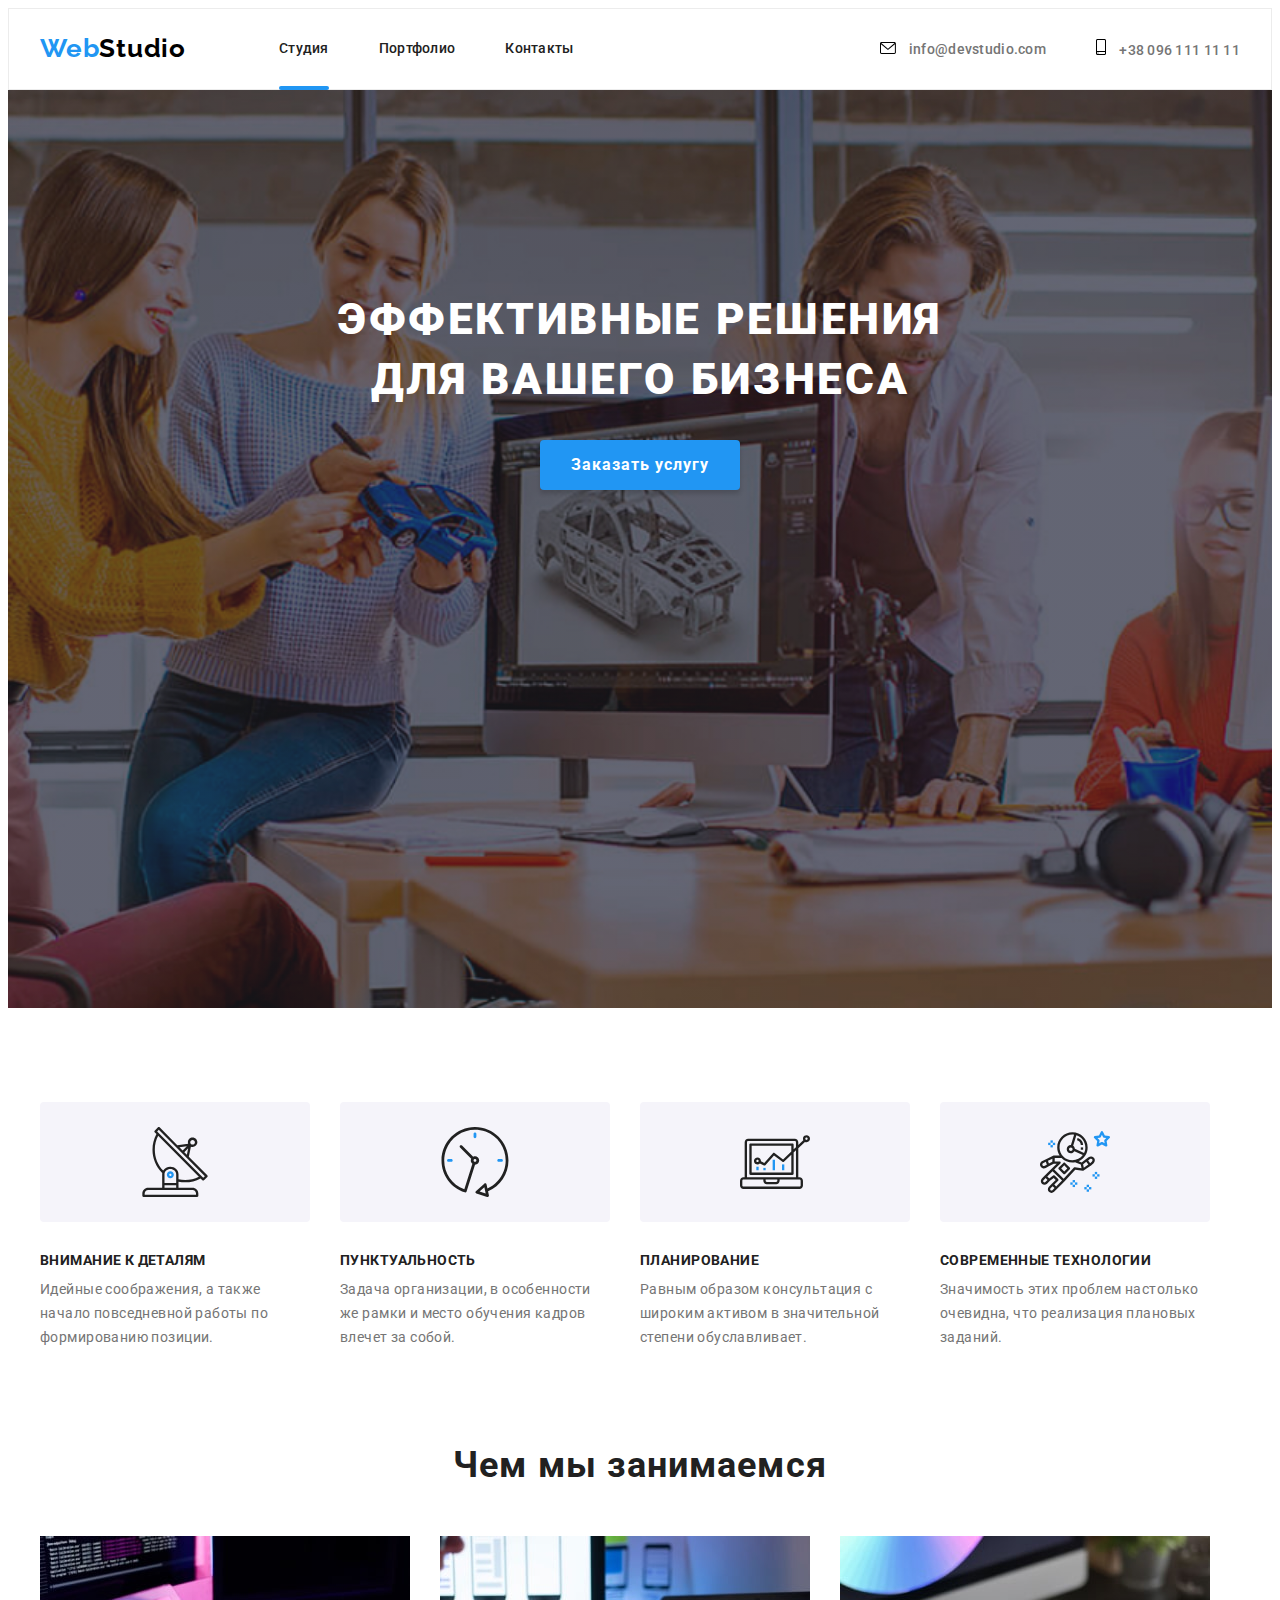
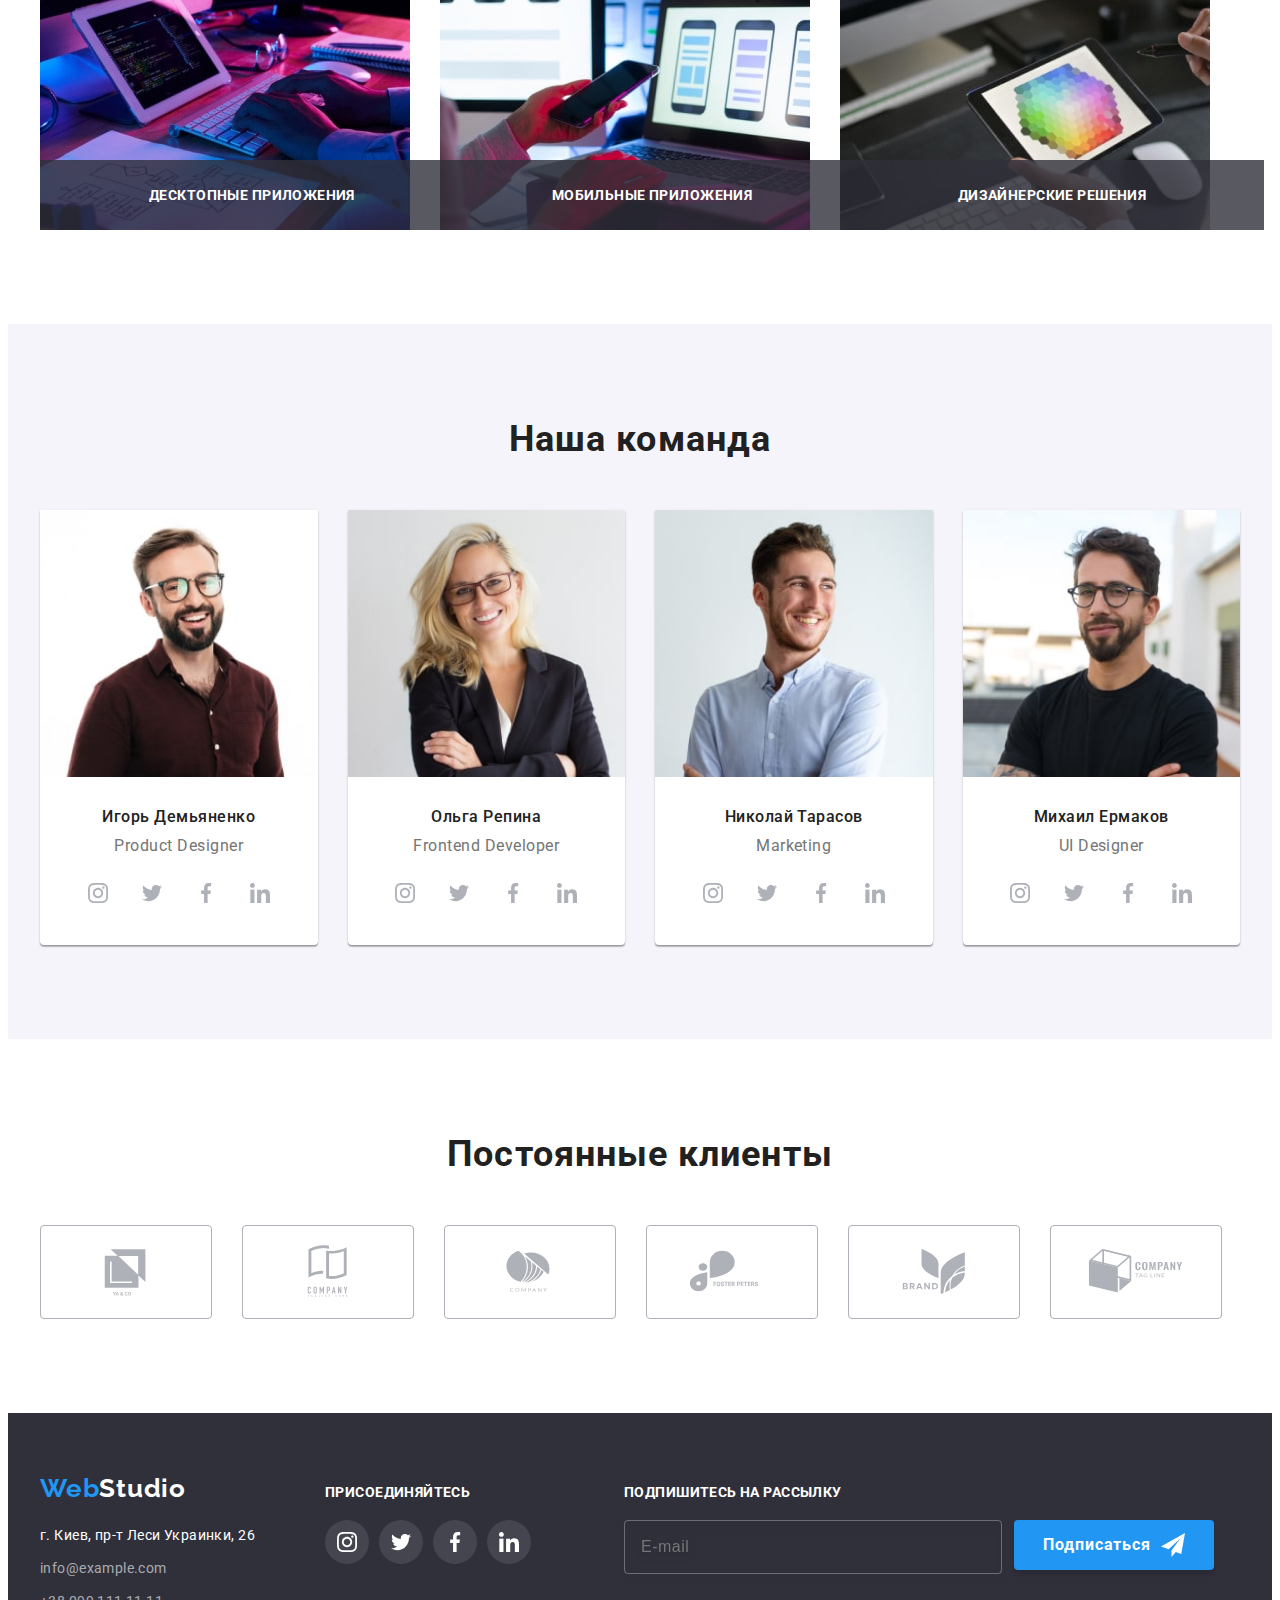
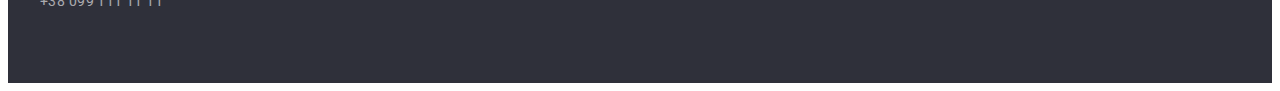
<file: index.html>
<!DOCTYPE html>
<html lang="ru">

<head>
    <meta charset="UTF-8">
    <meta http-equiv="X-UA-Compatible" content="IE=edge">
    <meta name="viewport" content="width=device-width, initial-scale=1.0">
    <title>WebStudio</title>
    <link rel="preconnect" href="https://fonts.googleapis.com">
    <link rel="preconnect" href="https://fonts.gstatic.com" crossorigin>
    <link href="https://fonts.googleapis.com/css2?family=Raleway:wght@700&family=Roboto:wght@400;500;700;900&display=swap"
        rel="stylesheet">
        <link rel="stylesheet" href="https://cdnjs.cloudflare.com/ajax/libs/modern-normalize/1.1.0/modern-normalize.min.css"
            integrity="sha512-wpPYUAdjBVSE4KJnH1VR1HeZfpl1ub8YT/NKx4PuQ5NmX2tKuGu6U/JRp5y+Y8XG2tV+wKQpNHVUX03MfMFn9Q=="
            crossorigin="anonymous" referrerpolicy="no-referrer" />
        <link rel="stylesheet" href="./css/main.min.css">
        <link rel="stylesheet" href="./css/main.css">
</head>

<body>
    <!-- Шапка/HEADER ------------------------------------------->
    <header class="header">
        <div class="container header__container">
            <nav class="navigation">
                <div class="logo">
                    <a class="logo-part-1" href="">Web</a><a class="logo-part-2" href="">Studio</a>
                </div>
                <ul class="nav-list">
                    <li class="nav-list__item"><a href="./index.html" class="current nav-list__link">Студия</a></li>
                    <li class="nav-list__item"><a href="./portfolio.html" class="nav-list__link">Портфолио</a></li>
                    <li class="nav-list__item"><a href="" class="nav-list__link">Контакты</a></li>
                </ul>
            </nav>
            <ul class="header-contacts">
                <li class="header-contacts__mail">
                    <a class="header-mail" href="mailto:info@devstudio.com">
                        <svg class="header-contacts__icon" width="16" height="12">
                            <use href="./images/header-icons.svg#icon-envelope"></use>
                        </svg>
                        info@devstudio.com
                    </a>
                </li>
                <li class="header-contacts__tel">
                    <a class="header-tel" href="tel:+380961111111">
                        <svg class="header-contacts__icon" width="10" height="16">
                            <use href="./images/header-icons.svg#icon-smartphone"></use>
                        </svg>
                        +38 096 111 11 11
                    </a>
                </li>
            </ul>
            <button type="button" class="mob-menu-btn">
                <svg class="menu-icon-mob" width="40" height="40">
                        <use href="./images/icons.svg#icon-icon-mob-menu"></use>
                </svg>
            </button>
        </div>
        <div class="mob-menu is-hidden">
            <div class="container">
                <div class="mob-menu-top">
                    <button type="button" class="mob-close-btn">
                        <svg class="menu-close-icon-mob" width="25" height="25">
                            <use href="./images/close-icon.svg#icon-close-black-18dp-2-1"></use>
                        </svg>
                    </button>
                    <ul class="mob-menu-nav-list">
                        <li class="mob-menu-nav-list__item"><a href="./index.html" class="mob-menu-nav-list__link">Студия</a></li>
                        <li class="mob-menu-nav-list__item"><a href="./portfolio.html" class="mob-menu-nav-list__link">Портфолио</a></li>
                        <li class="mob-menu-nav-list__item"><a href="" class="mob-menu-nav-list__link">Контакты</a></li>
                    </ul>
                </div>
                <div class="mob-menu-bottom">
                    <ul class="mob-menu-contacts">
                        <li class="mob-menu-contacts__tel">
                            <a class="mob-menu-tel" href="tel:+380961111111">
                                
                                +38 096 111 11 11
                            </a>
                        </li>
                        <li class="mob-menu-contacts__mail">
                            <a class="mob-menu-mail" href="mailto:info@devstudio.com">
                        
                                info@devstudio.com
                            </a>
                        </li>
                    </ul>
                    <ul class="mob-menu-social-list">
                        <li class="mob-menu-social-list__item">
                            <a href="" class="mob-menu-social-list__link">Instagram</a>
                        </li>
                        <li class="mob-menu-social-list__item">
                            <svg class="small-line-icon" width="20" height="0">
                                <use href="./images/icons.svg#icon-Line-1"></use>
                            </svg>
                        </li>
                        <li class="mob-menu-social-list__item">
                            <a href="" class="mob-menu-social-list__link">Twitter</a>
                        </li>
                        <li class="mob-menu-social-list__item">
                            <svg class="small-line-icon" width="20" height="0">
                                <use href="./images/icons.svg#icon-Line-1"></use>
                            </svg>
                        </li>
                        <li class="mob-menu-social-list__item">
                            <a href="" class="mob-menu-social-list__link">Facebook</a>
                        </li>
                        <li class="mob-menu-social-list__item">
                            <svg class="small-line-icon" width="20" height="0">
                                <use href="./images/icons.svg#icon-Line-1"></use>
                            </svg>
                        </li>
                        <li class="mob-menu-social-list__item">
                            <a href="" class="mob-menu-social-list__link">LinkedIn</a>
                        </li>
                    </ul>
                </div>
            </div>
        </div>
    </header>
    <main>
        <!-- Первая страничка/HERO ------------------------------>
        <section class="hero">
            <div class="container hero__container">
                    <h1 class="hero-main__title">Эффективные решения <br> для вашего бизнеса</h1>
                    <div class="hero-main__button">
                    <button type="button" class="hero-main__btn" data-modal-open>Заказать услугу</button>
                    </div>
                </div> 
        </section>
        <!-- Преимущества/BENEFITS ------------------------------>
        <section class="benefits">
            <div class="container">
                <ul class="benefits-list">
                    <li class="benefits-list__item">
                        <div class="benefits-list__icon-background">
                            <svg class="benefits-list__icon" width="70" height="70">
                                <use href="./images/benefits-icons.svg#icon-antenna-1"></use>
                            </svg>
                        </div>
                        <h3 class="benefits-list__item-title">Внимание к деталям</h3>
                        <p class="benefits-list__item-text"> Идейные соображения, а также начало повседневной работы
                            по формированию позиции.
                        </p>
                    </li>
                    <li class="benefits-list__item">
                        <div class="benefits-list__icon-background">
                            <svg class="benefits-list__icon" width="70" height="70">
                                <use href="./images/benefits-icons.svg#icon-clock-1"></use>
                            </svg>
                        </div>
                        <h3 class="benefits-list__item-title">Пунктуальность</h3>
                        <p class="benefits-list__item-text">
                            Задача организации, в особенности же рамки и место
                            обучения кадров влечет за собой.
                        </p>
                    </li>
                    <li class="benefits-list__item">
                        <div class="benefits-list__icon-background">
                            <svg class="benefits-list__icon" width="70" height="70">
                                <use href="./images/benefits-icons.svg#icon-diagram-1"></use>
                            </svg>
                        </div>
                        <h3 class="benefits-list__item-title">Планирование</h3>
                        <p class="benefits-list__item-text">
                            Равным образом консультация с широким активом
                            в значительной степени обуславливает.
                        </p>
                    </li>
                    <li class="benefits-list__item">
                        <div class="benefits-list__icon-background">
                            <svg class="benefits-list__icon" width="70" height="70">
                                <use href="./images/benefits-icons.svg#icon-astronaut-1"></use>
                            </svg>
                        </div>
                        <h3 class="benefits-list__item-title">Современные технологии</h3>
                        <p class="benefits-list__item-text">
                            Значимость этих проблем настолько очевидна,
                            что реализация плановых заданий.
                        </p>
                    </li>
                </ul>
            </div>
        </section>
        <!-- Что мы делаем/WHAT WE DO ------------------------------>
        <section class="what-we-do">
            <div class="container">
                <h2 class="what-we-do__title">Чем мы занимаемся</h2>
                <ul class="what-we-do-list">
                    <li class="what-we-do-list__item">
                            <img 
                            srcset="./images/dev-work-1.jpg 1x, ./images/dev-work-1-2x.jpeg 2x"
                            src="./images/dev-work-1.jpg" 
                            alt="Разработчик пишет код" 
                            width="370" 
                            height="294"
                            class="what-we-do-list__img">
                            <p class="what-we-do-list__top-text">Десктопные приложения</p>    
                    </li>
                    <li class="what-we-do-list__item">
                        <img 
                        srcset="./images/dev-work-2.jpg 1x, ./images/dev-work-2-2x.jpeg 2x"
                        src="./images/dev-work-2.jpg" 
                        alt="Разработчик теститрует приложение" 
                        width="370" 
                        height="294"
                        class="what-we-do-list__img">
                        <p class="what-we-do-list__top-text">Мобильные приложения</p>
                    </li>
                    <li class="what-we-do-list__item">
                        <img 
                        srcset="./images/dev-work-3.jpg 1x, ./images/dev-work-3-2x.jpeg 2x"
                        src="./images/dev-work-3.jpg" 
                        alt="Работа с цветом и дизайном" 
                        width="370" 
                        height="294"
                        class="what-we-do-list__img">
                        <p class="what-we-do-list__top-text">Дизайнерские решения</p>
                    </li>
                </ul>
            </div>
        </section>
        <!-- Команда/TEAM ------------------------------>
        <section class="team">
            <div class="container">
                <h2 class="team__title">Наша команда</h2>
                <ul class="team-list">
                    <li class="team-list__item">
                        <img 
                        srcset="./images/product-designer.jpg 1x, ./images/product-designer-2x.jpeg 2x"
                        src="./images/product-designer.jpg" 
                        alt="Продакт дизайнер" 
                        width="270" 
                        height="260"
                        class="team-list__img">
                        <div class="team-list__text-container">
                            <p class="team-list__text">Игорь Демьяненко</p>
                            <p lang="en" class="team-list__position-text">Product Designer</p>
                            <ul class="team-list__social-list socials list">
                                <li class="socials__item">
                                    <a href="" class="socials__link">
                                        <svg class="socials__icon" width="20" height="20">
                                            <use href="./images/icons.svg#icon-instagram-2-2"></use>
                                        </svg>
                                    </a>
                                </li>
                                <li class="socials__item">
                                    <a href="" class="socials__link">
                                        <svg class="socials__icon" width="20" height="20">
                                            <use href="./images/icons.svg#icon-twitter-1"></use>
                                        </svg>
                                    </a>
                                </li>
                                <li class="socials__item">
                                    <a href="" class="socials__link">
                                        <svg class="socials__icon" width="20" height="20">
                                            <use href="./images/icons.svg#icon-facebook-1-1"></use>
                                        </svg>
                                    </a>
                                </li>
                                <li class="socials__item">
                                    <a href="" class="socials__link">
                                        <svg class="socials__icon" width="20" height="20">
                                            <use href="./images/icons.svg#icon-linkedin-1-1"></use>
                                        </svg>
                                    </a>
                                </li>
                            </ul>
                        </div>
                    </li>
                    <li class="team-list__item">
                        <img 
                        srcset="./images/frontend-developer.jpg 1x, ./images/frontend-developer-2x.jpeg 2x"
                        src="./images/frontend-developer.jpg" 
                        alt="Фронтэнд разработчик" 
                        width="270" 
                        height="260"
                        class="team-list__img">
                        <div class="team-list__text-container">
                            <p class="team-list__text">Ольга Репина</p>
                            <p lang="en" class="team-list__position-text">Frontend Developer</p>
                            <ul class="team-list__social-list socials list">
                                <li class="socials__item">
                                    <a href="" class="socials__link">
                                        <svg class="socials__icon" width="20" height="20">
                                            <use href="./images/icons.svg#icon-instagram-2-2"></use>
                                        </svg>
                                    </a>
                                </li>
                                <li class="socials__item">
                                    <a href="" class="socials__link">
                                        <svg class="socials__icon" width="20" height="20">
                                            <use href="./images/icons.svg#icon-twitter-1"></use>
                                        </svg>
                                    </a>
                                </li>
                                <li class="socials__item">
                                    <a href="" class="socials__link">
                                        <svg class="socials__icon" width="20" height="20">
                                            <use href="./images/icons.svg#icon-facebook-1-1"></use>
                                        </svg>
                                    </a>
                                </li>
                                <li class="socials__item">
                                    <a href="" class="socials__link">
                                        <svg class="socials__icon" width="20" height="20">
                                            <use href="./images/icons.svg#icon-linkedin-1-1"></use>
                                        </svg>
                                    </a>
                                </li>
                            </ul>
                        </div>
                    </li>
                    <li class="team-list__item">
                        <img 
                        srcset="./images/marketing.jpg 1x, ./images/marketing-2x.jpeg 2x"
                        src="./images/marketing.jpg" 
                        alt="Маркетолог" 
                        width="270" 
                        height="260"
                        class="team-list__img">
                        <div class="team-list__text-container">
                            <p class="team-list__text">Николай Тарасов</p>
                            <p lang="en" class="team-list__position-text">Marketing</p>
                            <ul class="team-list__social-list socials list">
                                <li class="socials__item">
                                    <a href="" class="socials__link">
                                        <svg class="socials__icon" width="20" height="20">
                                            <use href="./images/icons.svg#icon-instagram-2-2"></use>
                                        </svg>
                                    </a>
                                </li>
                                <li class="socials__item">
                                    <a href="" class="socials__link">
                                        <svg class="socials__icon" width="20" height="20">
                                            <use href="./images/icons.svg#icon-twitter-1"></use>
                                        </svg>
                                    </a>
                                </li>
                                <li class="socials__item">
                                    <a href="" class="socials__link">
                                        <svg class="socials__icon" width="20" height="20">
                                            <use href="./images/icons.svg#icon-facebook-1-1"></use>
                                        </svg>
                                    </a>
                                </li>
                                <li class="socials__item">
                                    <a href="" class="socials__link">
                                        <svg class="socials__icon" width="20" height="20">
                                            <use href="./images/icons.svg#icon-linkedin-1-1"></use>
                                        </svg>
                                    </a>
                                </li>
                            </ul>
                        </div>

                    </li>
                    <li class="team-list__item">
                        <img 
                        srcset="./images/ui-designer.jpg 1x, ./images/ui-designer-2x.jpeg 2x"
                        src="./images/ui-designer.jpg" 
                        alt="UI Designer" 
                        width="270" 
                        height="260"
                        class="team-list__img">
                        <div class="team-list__text-container">
                            <p class="team-list__text">Михаил Ермаков</p>
                            <p lang="en" class="team-list__position-text">UI Designer</p>
                            <ul class="team-list__social-list socials list">
                                <li class="socials__item">
                                    <a href="" class="socials__link">
                                        <svg class="socials__icon" width="20" height="20">
                                            <use href="./images/icons.svg#icon-instagram-2-2"></use>
                                        </svg>
                                    </a>
                                </li>
                                <li class="socials__item">
                                    <a href="" class="socials__link">
                                        <svg class="socials__icon" width="20" height="20">
                                            <use href="./images/icons.svg#icon-twitter-1"></use>
                                        </svg>
                                    </a>
                                </li>
                                <li class="socials__item">
                                    <a href="" class="socials__link">
                                        <svg class="socials__icon" width="20" height="20">
                                            <use href="./images/icons.svg#icon-facebook-1-1"></use>
                                        </svg>
                                    </a>
                                </li>
                                <li class="socials__item">
                                    <a href="" class="socials__link">
                                        <svg class="socials__icon" width="20" height="20">
                                            <use href="./images/icons.svg#icon-linkedin-1-1"></use>
                                        </svg>
                                    </a>
                                </li>
                            </ul>
                        </div>
                    </li>
                </ul>
            </div>
        </section>
        <!-- Клиенты/CLIENTS ------------------------------>
        <section class="clients">
            <div class="container">
                <h2 class="clients__title">Постоянные клиенты</h2>
                <ul class="clients-list">
                    <li class="clients-list__item">
                        <a href="" class="clients-list__item-link">
                            <svg class="clients-list__logo" width="106" height="60">
                                <use href="./images/client-icons.svg#icon-Logo"></use>
                            </svg>
                        </a>
                    </li>
                    <li class="clients-list__item">
                        <a href="" class="clients-list__item-link">
                            <svg class="clients-list__logo" width="106" height="60">
                                <use href="./images/client-icons.svg#icon-Logo-1"></use>
                            </svg>
                        </a>
                    </li>
                    <li class="clients-list__item">
                        <a href="" class="clients-list__item-link">
                            <svg class="clients-list__logo" width="106" height="60">
                                <use href="./images/client-icons.svg#icon-Logo-2"></use>
                            </svg>
                        </a>
                    </li>
                    <li class="clients-list__item">
                        <a href="" class="clients-list__item-link">
                            <svg class="clients-list__logo" width="106" height="60">
                                <use href="./images/client-icons.svg#icon-Logo-3"></use>
                            </svg>
                        </a>
                    </li>
                    <li class="clients-list__item">
                        <a href="" class="clients-list__item-link">
                            <svg class="clients-list__logo" width="106" height="60">
                                <use href="./images/client-icons.svg#icon-Logo-4"></use>
                            </svg>
                        </a>
                    </li>
                    <li class="clients-list__item">
                        <a href="" class="clients-list__item-link">
                            <svg class="clients-list__logo" width="106" height="60">
                                <use href="./images/client-icons.svg#icon-Logo-5"></use>
                            </svg>
                        </a>
                    </li>
                </ul>
            </div>
        </section>
    </main>
    <!-- Футер/FOOTER ------------------------------>
    <footer class="footer">
        <div class="container footer__container">
            <div class="footer__tab__container">
                <div class="footer__part-1">
                    <div class="footer__logo">
                        <a class="logo-part-1" href="">Web</a><a class="footer__logo-part-3" href="">Studio</a>
                    </div>
                    <address class="adress">
                        <ul class="footer-list">
                            <li class="footer-list__item">
                                <a href="https://goo.gl/maps/hSURDnSNpB8HD9zd6" target="_blank"
                                    rel="noopener noreferrer nofollow" class="footer-list__adress">г. Киев, пр-т Леси Украинки, 26</a>
                            </li>
                            <li class="footer-list__item">
                                <a href="mailto:info@example.com" class="footer-list__mail">info@example.com</a>
                            </li>
                            <li class="footer-list__item">
                                <a href="tel:+380991111111" class="footer-list__tel">+38 099 111 11 11</a>
                            </li>
                        </ul>
                    </address>
                </div>
                <div class="footer__part-2">
                    <p class="footer__text">присоединяйтесь</p>
                    <ul class="footer-social-list footer-socials list">
                        <li class="footer-socials__item">
                            <a href="" class="footer-socials__link">
                                <svg class="footer-socials__icon" width="20" height="20">
                                    <use href="./images/icons.svg#icon-instagram-2-2"></use>
                                </svg>
                            </a>
                        </li>
                        <li class="footer-socials__item">
                            <a href="" class="footer-socials__link">
                                <svg class="footer-socials__icon" width="20" height="20">
                                    <use href="./images/icons.svg#icon-twitter-1"></use>
                                </svg>
                            </a>
                        </li>
                        <li class="footer-socials__item">
                            <a href="" class="footer-socials__link">
                                <svg class="footer-socials__icon" width="20" height="20">
                                    <use href="./images/icons.svg#icon-facebook-1-1"></use>
                                </svg>
                            </a>
                        </li>
                        <li class="footer-socials__item">
                            <a href="" class="footer-socials__link">
                                <svg class="footer-socials__icon" width="20" height="20">
                                    <use href="./images/icons.svg#icon-linkedin-1-1"></use>
                                </svg>
                            </a>
                        </li>
                    </ul>
                </div>
            </div>
            <div class="footer__email-section">
                <p class="footer__text">подпишитесь на рассылку</p>
                <div class="footer__form-btn-section">
                    <form class="footer__form">
                        <div class="footer__form-field">
                            <input 
                            type="email"
                            name="footer-email"
                            class="footer__input"
                            placeholder="E-mail"
                            >
                        </div>
                    </form>
                    <div class="footer__button">
                        <button type="submit" class="footer__btn">Подписаться
                            <svg class="footer__subscribe-icon" width="24" height="24">
                                <use href="./images/icons.svg#icon-subscribe-icon"></use>
                            </svg>
                        </button>
                    </div>
                </div>
            </div>
        </div>
    </footer>

    <!-- BACKDROP ------------------------------------->
    <div class="backdrop is-hidden" data-modal>
        <div class="modal">
            <button type="button" class="modal__close-btn" data-modal-close>
                <svg class="modal__close-icon" width="18" height="18">
                    <use href="./images/close-icon.svg#icon-close-black-18dp-2-1"></use>
                </svg>
            </button>
            <div class="modal__wrap">
            <p class="modal__title">Оставьте свои данные, мы вам перезвоним</p>
            <form class="modal-form">
                <div class="modal-form__field">
                    <label for="user-name" class="modal-form__label">Имя</label>
                    <div class="modal-form__input-wrap">
                        <input 
                        type="text" 
                        name="user-name" 
                        class="modal-form__input" 
                        placeholder="" 
                        required 
                        id="user-name"
                        >
                        <svg class="modal-form__icon" width="18" height="18">
                            <use href="./images/modal-name-icon.svg#icon-person-black-18dp-1"></use>
                        </svg>
                    </div>
                </div>
                <div class="modal-form__field">
                    <label for="user-tel" class="modal-form__label">Телефон</label>
                    <div class="modal-form__input-wrap">
                        <input 
                        type="tel" 
                        name="user-tel" 
                        class="modal-form__input" 
                        placeholder="" 
                        required 
                        id="user-tel"
                        >
                        <svg class="modal-form__icon" width="18" height="18">
                            <use href="./images/modal-name-icon.svg#icon-phone-black-18dp-1"></use>
                        </svg>
                    </div>
                </div>
                <div class="modal-form__field">
                    <label for="user-email" class="modal-form__label">Почта</label>
                    <div class="modal-form__input-wrap">
                        <input 
                        type="email" 
                        name="user-email" 
                        class="modal-form__input" 
                        placeholder="" 
                        required 
                        id="user-email"
                        >
                        <svg class="modal-form__icon" width="18" height="18">
                            <use href="./images/modal-name-icon.svg#icon-email-black-18dp-1"></use>
                        </svg>
                    </div>
                </div>
                <div class="modal-form__field">
                    <label for="user-text" class="modal-form__label">Комментарий</label>
                    <textarea 
                    name="user-text" 
                    id="user-text" 
                    class="modal-form__text" 
                    placeholder="Введите текст"
                    ></textarea>
                </div>
                <div class="modal-form__field">
                    <div class="modal-form__check-field">
                    <input 
                    type="checkbox" 
                    class="modal-form__check visually-hidden" 
                    id="modal-form__check" 
                    name="modal-check"
                    >
                    <label for="modal-form__check" class="modal-form__check-text"><span>
                            <svg class="modal-form__check-icon" width="16" height="15">
                                <use href="./images/modal-name-icon.svg#icon-check"></use>
                            </svg>
                        </span> Соглашаюсь с рассылкой и принимаю <a href="" class="modal-form__policy">Условия договора</a></label>
                        </div>
                </div>
            </form>
            
            <div class="modal-form__button">
                <button type="submit" class="modal-form__btn">Отправить</button>
            </div>
            </div>
        </div>
    </div>
    <script src="./js/modal.js"></script>
    <script src="./js/menu.js"></script>
</body>

</html>
</file>
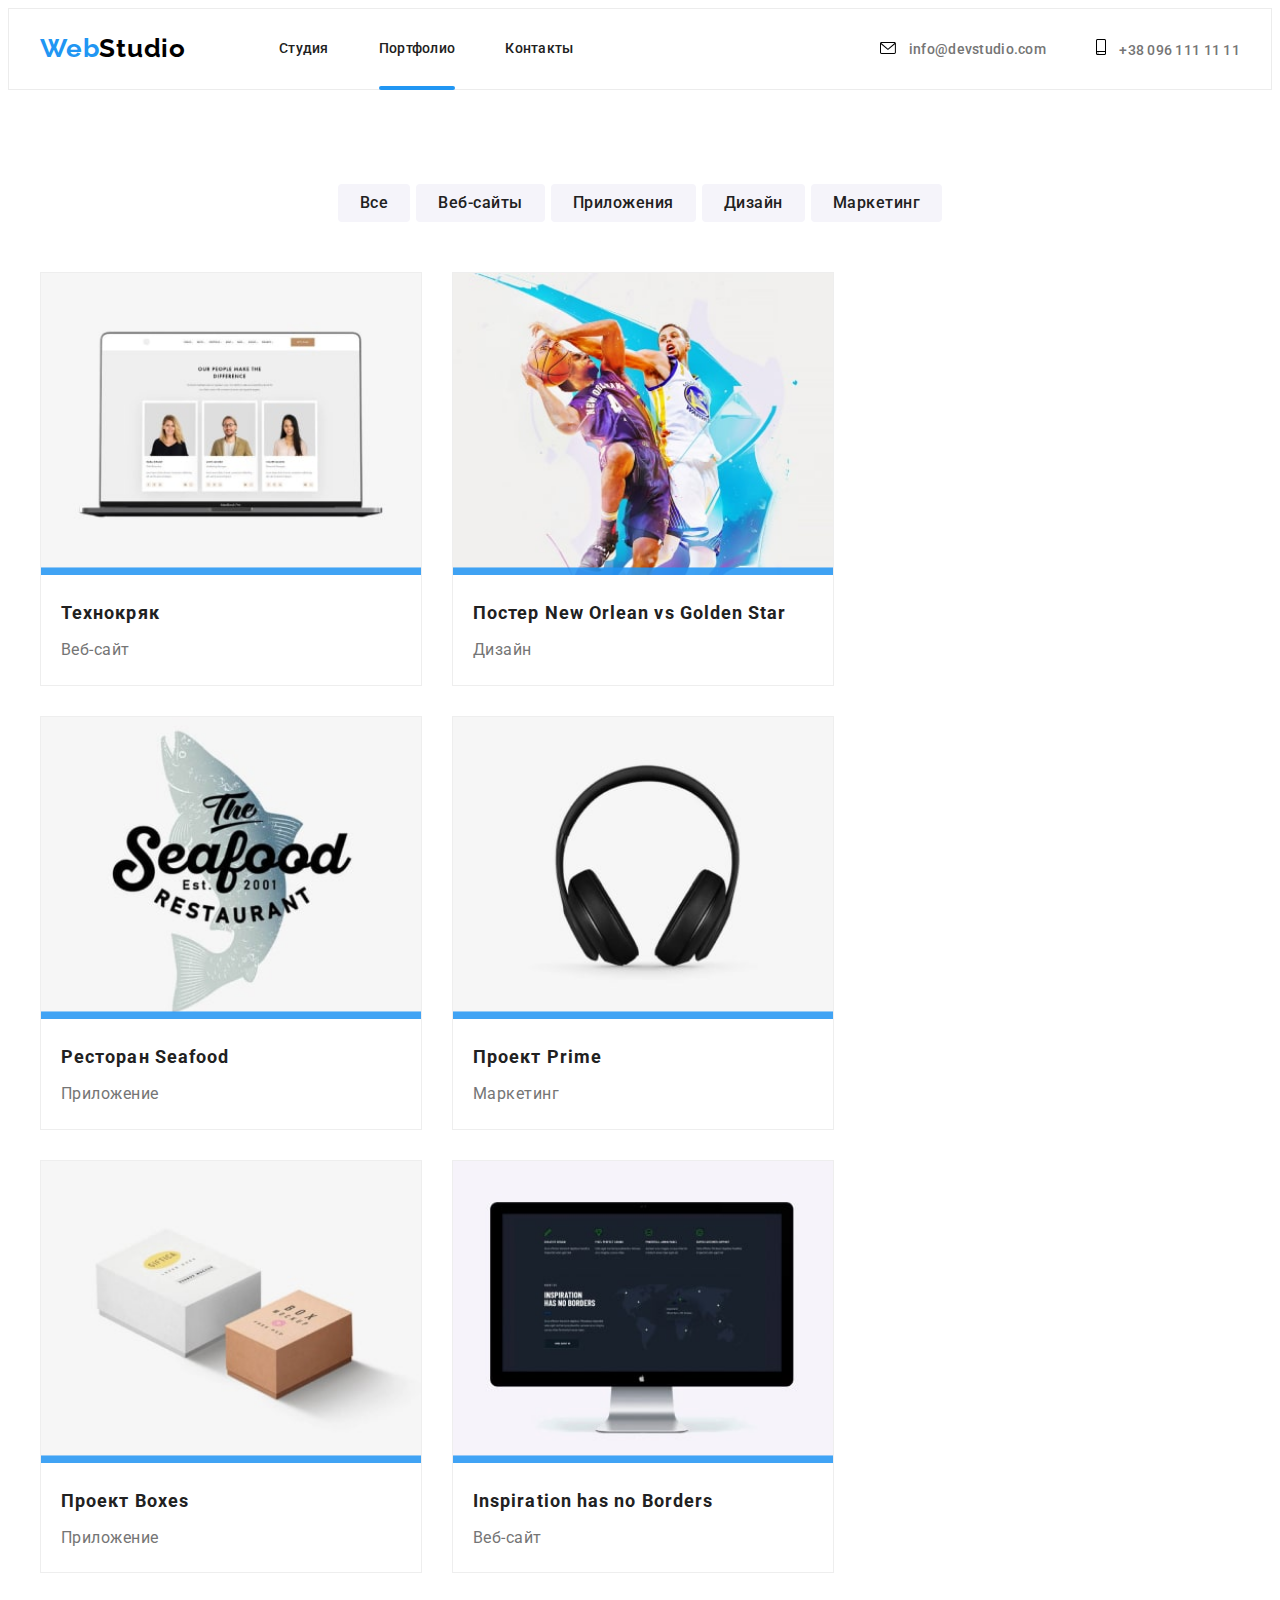
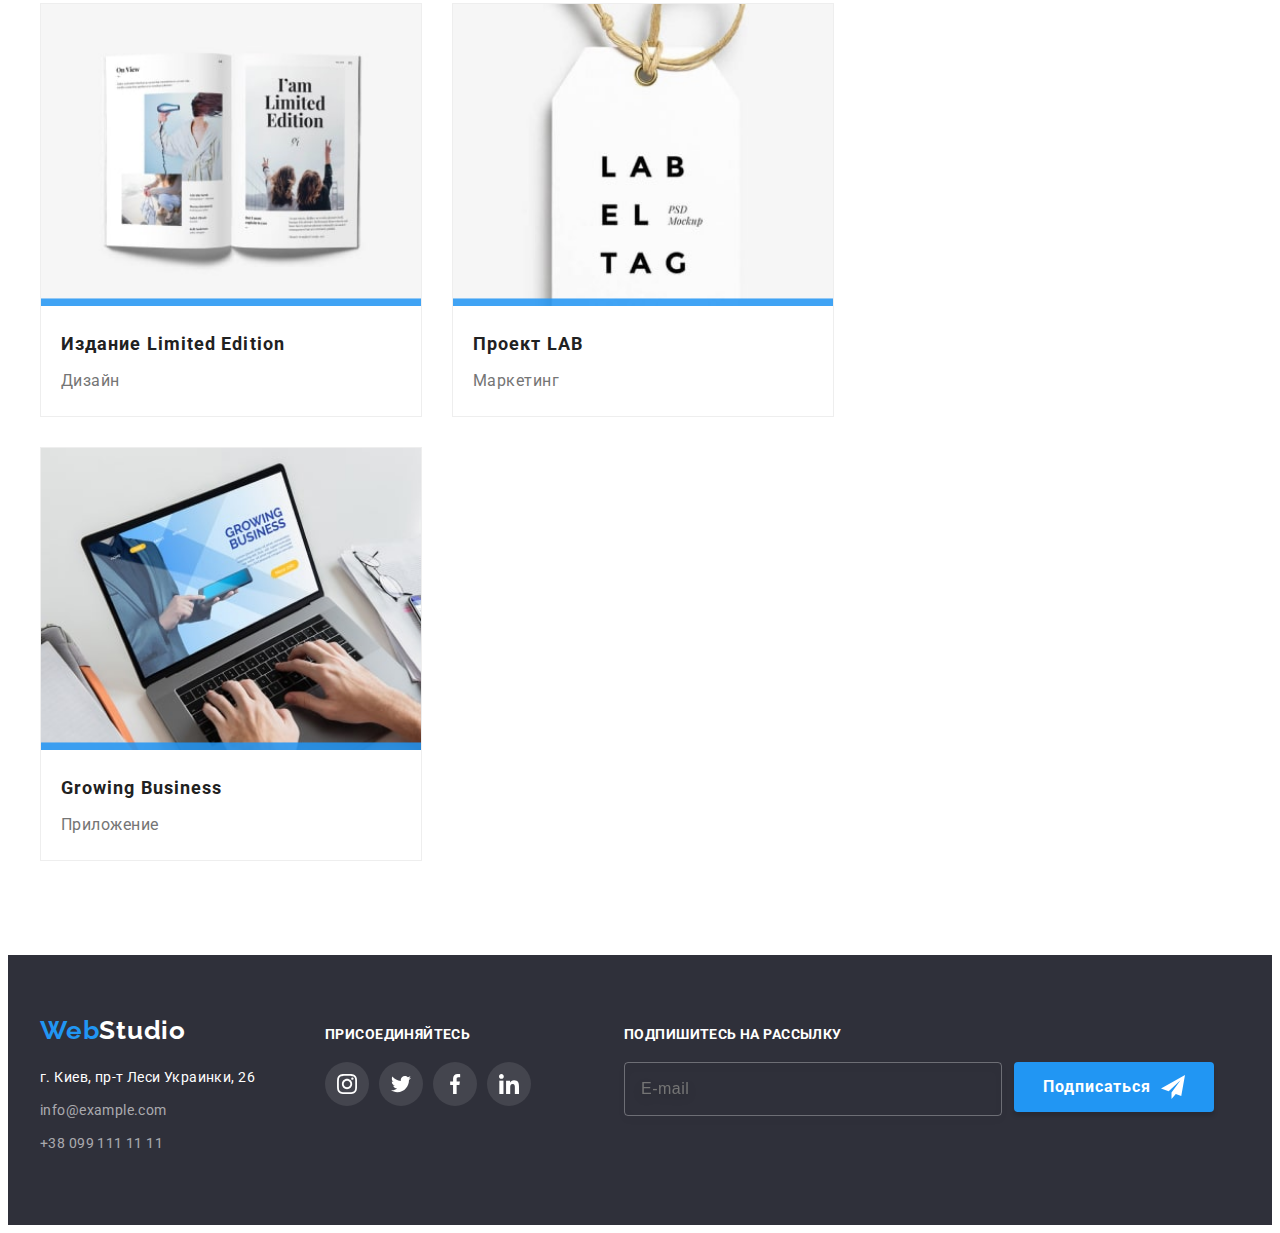
<file: portfolio.html>
<!DOCTYPE html>
<html lang="ru">

    <head>
        <meta charset="UTF-8">
        <meta http-equiv="X-UA-Compatible" content="IE=edge">
        <meta name="viewport" content="width=device-width, initial-scale=1.0">
        <title>Portfolio</title>
        <link rel="preconnect" href="https://fonts.googleapis.com">
        <link rel="preconnect" href="https://fonts.gstatic.com" crossorigin>
        <link
            href="https://fonts.googleapis.com/css2?family=Raleway:wght@700&family=Roboto:wght@400;500;700;900&display=swap"
            rel="stylesheet">
            <link rel="stylesheet" href="https://cdnjs.cloudflare.com/ajax/libs/modern-normalize/1.1.0/modern-normalize.min.css"
                integrity="sha512-wpPYUAdjBVSE4KJnH1VR1HeZfpl1ub8YT/NKx4PuQ5NmX2tKuGu6U/JRp5y+Y8XG2tV+wKQpNHVUX03MfMFn9Q=="
                crossorigin="anonymous" referrerpolicy="no-referrer" />
        <link rel="stylesheet" href="./css/main.css">
        <link rel="stylesheet" href="./css/main.min.css">
    </head>

    <body>
            <!-- Шапка/HEADER ------------------------------------------->
            <header class="header">
                <div class="container header__container">
                    <nav class="navigation">
                        <div class="logo">
                            <a class="logo-part-1" href="">Web</a><a class="logo-part-2" href="">Studio</a>
                        </div>
                        <ul class="nav-list">
                            <li class="nav-list__item"><a href="./index.html" class="nav-list__link">Студия</a></li>
                            <li class="nav-list__item"><a href="./portfolio.html" class="current nav-list__link">Портфолио</a></li>
                            <li class="nav-list__item"><a href="" class="nav-list__link">Контакты</a></li>
                        </ul>
                    </nav>
                    <ul class="header-contacts">
                        <li class="header-contacts__mail">
                            <a class="header-mail" href="mailto:info@devstudio.com">
                                <svg class="header-contacts__icon" width="16" height="12">
                                    <use href="./images/header-icons.svg#icon-envelope"></use>
                                </svg>
                                info@devstudio.com
                            </a>
                        </li>
                        <li class="header-contacts__tel">
                            <a class="header-tel" href="tel:+380961111111">
                                <svg class="header-contacts__icon" width="10" height="16">
                                    <use href="./images/header-icons.svg#icon-smartphone"></use>
                                </svg>
                                +38 096 111 11 11
                            </a>
                        </li>
                    </ul>
                    <button type="button" class="mob-menu-btn">
                        <svg class="menu-icon-mob" width="40" height="40">
                            <use href="./images/icons.svg#icon-icon-mob-menu"></use>
                        </svg>
                    </button>
                    </div>
                    <div class="mob-menu is-hidden">
                        <div class="container">
                            <div class="mob-menu-top">
                                <button type="button" class="mob-close-btn">
                                    <svg class="menu-close-icon-mob" width="25" height="25">
                                        <use href="./images/close-icon.svg#icon-close-black-18dp-2-1"></use>
                                    </svg>
                                </button>
                                <ul class="mob-menu-nav-list">
                                    <li class="mob-menu-nav-list__item"><a href="./index.html" class="mob-menu-nav-list__link">Студия</a>
                                    </li>
                                    <li class="mob-menu-nav-list__item"><a href="./portfolio.html"
                                            class="mob-menu-nav-list__link">Портфолио</a></li>
                                    <li class="mob-menu-nav-list__item"><a href="" class="mob-menu-nav-list__link">Контакты</a></li>
                                </ul>
                            </div>
                            <div class="mob-menu-bottom">
                                <ul class="mob-menu-contacts">
                                    <li class="mob-menu-contacts__tel">
                                        <a class="mob-menu-tel" href="tel:+380961111111">
                    
                                            +38 096 111 11 11
                                        </a>
                                    </li>
                                    <li class="mob-menu-contacts__mail">
                                        <a class="mob-menu-mail" href="mailto:info@devstudio.com">
                    
                                            info@devstudio.com
                                        </a>
                                    </li>
                                </ul>
                                <ul class="mob-menu-social-list">
                                    <li class="mob-menu-social-list__item">
                                        <a href="" class="mob-menu-social-list__link">Instagram</a>
                                    </li>
                                    <li class="mob-menu-social-list__item">
                                        <svg class="small-line-icon" width="20" height="0">
                                            <use href="./images/icons.svg#icon-Line-1"></use>
                                        </svg>
                                    </li>
                                    <li class="mob-menu-social-list__item">
                                        <a href="" class="mob-menu-social-list__link">Twitter</a>
                                    </li>
                                    <li class="mob-menu-social-list__item">
                                        <svg class="small-line-icon" width="20" height="0">
                                            <use href="./images/icons.svg#icon-Line-1"></use>
                                        </svg>
                                    </li>
                                    <li class="mob-menu-social-list__item">
                                        <a href="" class="mob-menu-social-list__link">Facebook</a>
                                    </li>
                                    <li class="mob-menu-social-list__item">
                                        <svg class="small-line-icon" width="20" height="0">
                                            <use href="./images/icons.svg#icon-Line-1"></use>
                                        </svg>
                                    </li>
                                    <li class="mob-menu-social-list__item">
                                        <a href="" class="mob-menu-social-list__link">LinkedIn</a>
                                    </li>
                                </ul>
                            </div>
                        </div>
                    </div>
                </div>
            </header>

        <main>
            <!-- Фильтры/FILTERS ------------------------------------------->
            <section class="filters">
                <div class="container">
                    <div class="filters__button-container container">
                        <ul class="filters-list">
                            <li class="filters-list__item">
                                <button type="button" class="filters-list__button">Все</button>
                            </li>
                            <li class="filters-list__item">
                                <button type="button" class="filters-list__button">Веб-сайты</button>
                            </li>
                            <li class="filters-list__item">
                                <button type="button" class="filters-list__button">Приложения</button>
                            </li>
                            <li class="filters-list__item">
                                <button type="button" class="filters-list__button">Дизайн</button>
                            </li>
                            <li class="filters-list__item">
                                <button type="button" class="filters-list__button">Маркетинг</button>
                            </li>
                        </ul>
                    </div>
                
                 <!-- Продукты/PRODUCTS ------------------------------------------->
                
                    <ul class="products-list">
                        <li class="products-list__item">
                                <a href="" class="products-list__link">
                                    <div class="products-list__wrap">
                                        <img 
                                        srcset="./portfolio-images/laptop-1.jpg 1x, ./portfolio-images/laptop-1-2x.jpeg 2x"
                                        src="./portfolio-images/laptop-1.jpg" 
                                        alt="Лаптоп" 
                                        class="products-list__img"
                                        width="370"
                                        >   
                                        <p class="products-list__text">Технокряк это современная площадка распространения коронавируса.
                                            Компании используют эту платформу для цифрового
                                            шпионажа и атак на защищённые сервера конкурентов.</p>
                                    </div>
                                        <div class="products-list__text-container">
                                            <h3 class="products-list__name">Технокряк</h3>
                                            <p class="products-list__product">Веб-сайт</p>
                                        </div>   
                                </a>
                        </li>
                        <li class="products-list__item">
                            <a href="" class="products-list__link">
                                <div class="products-list__wrap">
                                        <img 
                                        srcset="./portfolio-images/basketball.jpg 1x, ./portfolio-images/basketball-2x.jpeg 2x"
                                        src="./portfolio-images/basketball.jpg" 
                                        alt="Баскетболисты" 
                                        class="products-list__img"
                                        width="370"
                                        >
                                        <p class="products-list__text">Технокряк это современная площадка распространения коронавируса.
                                            Компании используют эту платформу для цифрового
                                            шпионажа и атак на защищённые сервера конкурентов.</p>
                                </div>
                                <div class="products-list__text-container">
                                    <h3 class="products-list__name">Постер New Orlean vs Golden Star</h3>
                                    <p class="products-list__product">Дизайн</p>
                                </div>
                            </a>
                        </li>
                        <li class="products-list__item">
                            <a href="" class="products-list__link">
                                <div class="products-list__wrap">
                                    <img 
                                    srcset="./portfolio-images/seafood.jpg 1x, ./portfolio-images/seafood-2x.jpeg 2x"
                                    src="./portfolio-images/seafood.jpg" 
                                    alt="Морская еда" 
                                    class="products-list__img"
                                    width="370"
                                    >
                                    <p class="products-list__text">Технокряк это современная площадка распространения коронавируса.
                                        Компании используют эту платформу для цифрового
                                        шпионажа и атак на защищённые сервера конкурентов.</p>
                                </div>
                                <div class="products-list__text-container">
                                    <h3 class="products-list__name">Ресторан Seafood</h3>
                                    <p class="products-list__product">Приложение</p>
                                </div>
                            </a>
                        </li>
                        <li class="products-list__item">
                            <a href="" class="products-list__link">
                                <div class="products-list__wrap">
                                    <img 
                                    srcset="./portfolio-images/headphones.jpg 1x, ./portfolio-images/headphones-2x.jpeg 2x"
                                    src="./portfolio-images/headphones.jpg" 
                                    alt="Наушники" 
                                    class="products-list__img"
                                    width="370"
                                    >
                                    <p class="products-list__text">Технокряк это современная площадка распространения коронавируса.
                                        Компании используют эту платформу для цифрового
                                        шпионажа и атак на защищённые сервера конкурентов.</p>
                                </div>
                                <div class="products-list__text-container">
                                    <h3 class="products-list__name">Проект Prime</h3>
                                    <p class="products-list__product">Маркетинг</p>
                                </div>
                            </a>
                        </li>
                        <li class="products-list__item">
                            <a href="" class="products-list__link">
                                <div class="products-list__wrap">
                                    <img 
                                    srcset="./portfolio-images/box.jpg 1x, ./portfolio-images/box-2x.jpeg 2x"
                                    src="./portfolio-images/box.jpg" 
                                    alt="Коробки" 
                                    class="products-list__img"  
                                    width="370"
                                    >
                                    <p class="products-list__text">Технокряк это современная площадка распространения коронавируса.
                                        Компании используют эту платформу для цифрового
                                        шпионажа и атак на защищённые сервера конкурентов.</p>
                                </div>
                                <div class="products-list__text-container">
                                    <h3 class="products-list__name">Проект Boxes</h3>
                                    <p class="products-list__product">Приложение</p>
                                </div>
                            </a>
                        </li>
                        <li class="products-list__item">
                            <a href="" class="products-list__link">
                                <div class="products-list__wrap">
                                    <img 
                                    srcset="./portfolio-images/screen.jpg 1x, ./portfolio-images/screen-2x.jpeg 2x"
                                    src="./portfolio-images/screen.jpg" 
                                    alt="Экран" 
                                    class="products-list__img"
                                    width="370"
                                    >
                                    <p class="products-list__text">Технокряк это современная площадка распространения коронавируса.
                                        Компании используют эту платформу для цифрового
                                        шпионажа и атак на защищённые сервера конкурентов.</p>
                                </div>
                                <div class="products-list__text-container">
                                    <h3 class="products-list__name">Inspiration has no Borders</h3>
                                    <p class="products-list__product">Веб-сайт</p>
                                </div>
                            </a>
                        </li>
                        <li class="products-list__item">
                            <a href="" class="products-list__link">
                                <div class="products-list__wrap">
                                    <img 
                                    srcset="./portfolio-images/book.jpg 1x, ./portfolio-images/book-2x.jpeg 2x"
                                    src="./portfolio-images/book.jpg" 
                                    alt="Книга" 
                                    class="products-list__img"
                                    width="370"
                                    >
                                    <p class="products-list__text">Технокряк это современная площадка распространения коронавируса.
                                        Компании используют эту платформу для цифрового
                                        шпионажа и атак на защищённые сервера конкурентов.</p>
                                </div>
                                <div class="products-list__text-container">
                                    <h3 class="products-list__name">Издание Limited Edition</h3>
                                    <p class="products-list__product">Дизайн</p>
                                </div>
                            </a>
                        </li>
                        <li class="products-list__item">
                            <a href="" class="products-list__link">
                                <div class="products-list__wrap">
                                    <img 
                                    srcset="./portfolio-images/branding.jpg 1x, ./portfolio-images/branding-2x.jpeg 2x"
                                    src="./portfolio-images/branding.jpg" 
                                    alt="Брендирование" 
                                    class="products-list__img"
                                    width="370"
                                    >
                                    <p class="products-list__text">Технокряк это современная площадка распространения коронавируса.
                                        Компании используют эту платформу для цифрового
                                        шпионажа и атак на защищённые сервера конкурентов.</p>
                                </div>
                                <div class="products-list__text-container">
                                    <h3 class="products-list__name">Проект LAB</h3>
                                    <p class="products-list__product">Маркетинг</p>
                                </div>
                            </a>
                        </li>
                        <li class="products-list__item">
                            <a href="" class="products-list__link">
                                <div class="products-list__wrap">
                                    <img 
                                    srcset="./portfolio-images/laptop-2.jpg 1x, ./portfolio-images/laptop-2-2x.jpeg 2x"
                                    src="./portfolio-images/laptop-2.jpg" 
                                    alt="Лаптоп-2" 
                                    class="products-list__img"
                                    width="370"
                                    >
                                    <p class="products-list__text">Технокряк это современная площадка распространения коронавируса.
                                        Компании используют эту платформу для цифрового
                                        шпионажа и атак на защищённые сервера конкурентов.</p>
                                </div>
                                <div class="products-list__text-container">
                                    <h3 class="products-list__name">Growing Business</h3>
                                    <p class="products-list__product">Приложение</p>
                                </div>
                            </a>
                        </li>
                    </ul>
                </div>
            </section>

        </main>
                <!-- Футер/FOOTER ------------------------------>
                <footer class="footer">
                    <div class="container footer__container">
                        <div class="footer__tab__container">
                        <div class="footer__part-1">
                            <div class="footer__logo">
                                <a class="logo-part-1" href="">Web</a><a class="footer__logo-part-3" href="">Studio</a>
                            </div>
                            <address class="adress">
                                <ul class="footer-list">
                                    <li class="footer-list__item">
                                        <a href="https://goo.gl/maps/hSURDnSNpB8HD9zd6" target="_blank"
                                            rel="noopener noreferrer nofollow" class="footer-list__adress">г. Киев, пр-т Леси Украинки,
                                            26</a>
                                    </li>
                                    <li class="footer-list__item">
                                        <a href="mailto:info@example.com" class="footer-list__mail">info@example.com</a>
                                    </li>
                                    <li class="footer-list__item">
                                        <a href="tel:+380991111111" class="footer-list__tel">+38 099 111 11 11</a>
                                    </li>
                                </ul>
                            </address>
                        </div>
                        <div class="footer__part-2">
                            <p class="footer__text">присоединяйтесь</p>
                            <ul class="footer-social-list footer-socials list">
                                <li class="footer-socials__item">
                                    <a href="" class="footer-socials__link">
                                        <svg class="footer-socials__icon" width="20" height="20">
                                            <use href="./images/icons.svg#icon-instagram-2-2"></use>
                                        </svg>
                                    </a>
                                </li>
                                <li class="footer-socials__item">
                                    <a href="" class="footer-socials__link">
                                        <svg class="footer-socials__icon" width="20" height="20">
                                            <use href="./images/icons.svg#icon-twitter-1"></use>
                                        </svg>
                                    </a>
                                </li>
                                <li class="footer-socials__item">
                                    <a href="" class="footer-socials__link">
                                        <svg class="footer-socials__icon" width="20" height="20">
                                            <use href="./images/icons.svg#icon-facebook-1-1"></use>
                                        </svg>
                                    </a>
                                </li>
                                <li class="footer-socials__item">
                                    <a href="" class="footer-socials__link">
                                        <svg class="footer-socials__icon" width="20" height="20">
                                            <use href="./images/icons.svg#icon-linkedin-1-1"></use>
                                        </svg>
                                    </a>
                                </li>
                            </ul>
                        </div>
                        </div>
                        <div class="footer__email-section">
                            <p class="footer__text">подпишитесь на рассылку</p>
                            <div class="footer__form-btn-section">
                                <form class="footer__form">
                                    <div class="footer__form-field">
                                        <input type="email" name="footer-email" class="footer__input" placeholder="E-mail">
                                    </div>
                                </form>
                                <div class="footer__button">
                                    <button type="submit" class="footer__btn">Подписаться
                                        <svg class="footer__subscribe-icon" width="24" height="24">
                                            <use href="./images/icons.svg#icon-subscribe-icon"></use>
                                        </svg>
                                    </button>
                                </div>
                            </div>
                        </div>
                    </div>
                </footer>
                <script src="./js/menu.js"></script>
                
    </body>

</html>
</file>
<file: css/main.css>
body {
  font-family: "Roboto", sans-serif;
  color: white;
}

a {
  text-decoration: none;
}

li {
  list-style: none;
}

p,
h1,
h2,
h3,
h4,
h5,
h6 {
  margin: 0;
}

img {
  display: block;
  width: 100%;
  height: auto;
}

ul {
  margin: 0;
  padding: 0;
}

.container {
  width: 100%;
  padding-left: 15px;
  padding-right: 15px;
  margin: 0 auto;
}

@media screen and (min-width: 480px) {
  .container {
    width: 480px;
  }
}

@media screen and (min-width: 768px) {
  .container {
    width: 768px;
  }
}

@media screen and (min-width: 1200px) {
  .container {
    width: 1200px;
  }
}

:root {
  --accent-color: #2196f3;
  --header-grey: #757575;
  --project-black: #212121;
}

.visually-hidden {
  position: absolute;
  white-space: nowrap;
  width: 1px;
  height: 1px;
  overflow: hidden;
  border: 0;
  padding: 0;
  clip: rect(0 0 0 0);
  clip-path: inset(50%);
  margin: -1px;
}

.is-hidden {
  opacity: 0;
  pointer-events: none;
  visibility: hidden;
}

.header {
  font-weight: 600;
  font-size: 12px;
  line-height: 1.33;
  letter-spacing: 0.1em;
  padding-top: 7.5px;
  padding-bottom: 7.5px;
  border: 1px solid #ececec;
}

@media screen and (min-width: 768px) {
  .header {
    padding-top: 24px;
    padding-bottom: 25px;
  }
}

.header__container {
  display: flex;
  align-items: center;
}

.navigation {
  display: flex;
  align-items: center;
}

@media screen and (min-width: 768px) {
  .logo {
    margin-right: 88px;
  }
}

@media screen and (min-width: 1200px) {
  .logo {
    margin-right: 93px;
  }
}

.logo-part-1 {
  font-family: "Raleway", sans-serif;
  font-weight: bold;
  font-size: 26px;
  line-height: calc(31 / 26);
  letter-spacing: 0.03em;
  color: var(--accent-color);
}

.logo-part-2 {
  font-family: "Raleway", sans-serif;
  font-weight: bold;
  font-size: 26px;
  line-height: calc(31 / 26);
  letter-spacing: 0.03em;
  color: #000000;
}

.nav-list {
  display: none;
}

@media screen and (min-width: 768px) {
  .nav-list {
    display: flex;
    align-items: center;
  }
}

.nav-list__item + .nav-list__item {
  margin-left: 50px;
}

.current {
  color: var(--accent-color);
  position: relative;
}

.current::after {
  content: "";
  width: 100%;
  height: 4px;
  border-radius: 2px;
  position: absolute;
  background-color: var(--accent-color);
  left: 0;
  bottom: -34px;
}

.nav-list__link {
  font-weight: 500;
  font-size: 14px;
  line-height: calc(16 / 14);
  letter-spacing: 0.02em;
  color: var(--project-black);
  transition: color 250ms cubic-bezier(0.4, 0, 0.2, 1);
}

.nav-list__link:hover, .nav-list__link:focus {
  color: var(--accent-color);
}

.header-contacts {
  display: none;
}

@media screen and (min-width: 768px) {
  .header-contacts {
    margin-left: auto;
    display: flex;
    align-items: center;
    flex-direction: column;
  }
}

@media screen and (min-width: 1200px) {
  .header-contacts {
    margin-left: auto;
    display: flex;
    align-items: center;
    flex-direction: unset;
  }
}

.header-contacts__mail {
  display: none;
}

@media screen and (min-width: 768px) {
  .header-contacts__mail {
    display: flex;
    align-items: center;
    margin-left: 65px;
    margin-bottom: 5px;
  }
}

@media screen and (min-width: 1200px) {
  .header-contacts__mail {
    margin-bottom: 0;
  }
}

.header-mail {
  font-weight: 500;
  letter-spacing: 0.02em;
  color: var(--header-grey);
  align-items: center;
  transition: color 250ms cubic-bezier(0.4, 0, 0.2, 1);
}

@media screen and (min-width: 768px) {
  .header-mail {
    font-size: 12px;
    line-height: calc(14 / 12);
  }
}

@media screen and (min-width: 1200px) {
  .header-mail {
    font-size: 14px;
    line-height: calc(16 / 14);
  }
}

.header-mail:hover,
.header-mail:focus .header-contacts__icon {
  fill: var(--accent-color);
}

.header-mail:hover, .header-mail:focus {
  color: var(--accent-color);
}

.header-contacts__icon {
  margin-right: 10px;
  transition: 250ms cubic-bezier(0.4, 0, 0.2, 1);
}

.header-contacts__tel {
  display: none;
}

@media screen and (min-width: 768px) {
  .header-contacts__tel {
    display: flex;
    align-items: center;
  }
}

.header-tel {
  font-weight: 500;
  letter-spacing: 0.02em;
  color: var(--header-grey);
  margin-left: 50px;
  align-items: center;
  transition: color 250ms cubic-bezier(0.4, 0, 0.2, 1);
}

@media screen and (min-width: 768px) {
  .header-tel {
    font-size: 12px;
    line-height: calc(14 / 12);
  }
}

@media screen and (min-width: 1200px) {
  .header-tel {
    font-size: 14px;
    line-height: calc(16 / 14);
  }
}

.header-tel:hover,
.header-tel:focus .header-contacts__icon {
  fill: var(--accent-color);
}

.header-tel:hover, .header-tel:focus {
  color: var(--accent-color);
}

.mob-menu-btn {
  display: block;
  margin-left: auto;
  background-color: transparent;
  border: none;
  cursor: pointer;
  transition: 250ms cubic-bezier(0.4, 0, 0.2, 1);
}

.mob-menu-btn:focus, .mob-menu-btn:hover {
  fill: var(--accent-color);
}

@media screen and (min-width: 768px) {
  .mob-menu-btn {
    display: none;
  }
}

.mob-close-btn {
  background-color: transparent;
  border: none;
  display: block;
  margin-left: auto;
  padding: 0;
  cursor: pointer;
  transition: 250ms cubic-bezier(0.4, 0, 0.2, 1);
}

.mob-close-btn:focus, .mob-close-btn:hover {
  fill: var(--accent-color);
}

.mob-menu {
  position: fixed;
  background-color: #ffffff;
  z-index: 1;
  width: 100vw;
  height: 100vh;
  top: 0;
  left: 0;
  padding-top: 10px;
}

.mob-menu .container {
  height: 100%;
  display: flex;
  flex-direction: column;
  justify-content: space-between;
}

.mob-menu-nav-list {
  margin-top: 20px;
  padding-left: 25px;
}

.mob-menu-nav-list__item {
  margin-bottom: 32px;
}

.mob-menu-nav-list__link {
  font-weight: 500;
  font-size: 40px;
  line-height: calc(47 / 40);
  letter-spacing: 0.02em;
  color: #212121;
}

.mob-menu-nav-list__link:hover, .mob-menu-nav-list__link:focus {
  color: var(--accent-color);
}

.mob-menu-contacts {
  padding-left: 25px;
}

.mob-menu-contacts__tel {
  margin-bottom: 32px;
}

.mob-menu-tel {
  font-weight: 500;
  font-size: 34px;
  line-height: calc(40 / 34);
  letter-spacing: 0.02em;
  color: #2196f3;
}

.mob-menu-mail {
  font-weight: 500;
  font-size: 24px;
  line-height: calc(28 / 24);
  letter-spacing: 0.02em;
  color: #757575;
}

.mob-menu-social-list {
  margin-top: 64px;
  padding-bottom: 48px;
  padding-left: 25px;
  display: flex;
}

.mob-menu-social-list__link {
  font-weight: 500;
  font-size: 18px;
  line-height: 122%;
  letter-spacing: 0.02em;
  color: #2196f3;
}

.small-line-icon {
  width: 20px;
  height: 0px;
  border: 1px solid rgba(33, 33, 33, 0.2);
  transform: rotate(90deg);
}

.hero {
  background-color: #2f303a;
  background-image: linear-gradient(rgba(47, 48, 58, 0.4), rgba(47, 48, 58, 0.4)), url(../images/hero-mob-background.jpeg);
  background-repeat: no-repeat;
  background-position: center;
  background-size: cover;
  height: 400px;
  text-align: center;
  padding-bottom: 118px;
  padding-top: 118px;
}

@media (min-device-pixel-ratio: 2), (min-resolution: 192dpi), (min-resolution: 2dppx) {
  .hero {
    background-image: linear-gradient(rgba(47, 48, 58, 0.4), rgba(47, 48, 58, 0.4)), url(../images/hero-mob-bg-2x.jpeg);
  }
}

@media screen and (min-width: 768px) {
  .hero {
    background-image: linear-gradient(rgba(47, 48, 58, 0.4), rgba(47, 48, 58, 0.4)), url(../images/hero-tab-background.jpeg);
  }
}

@media screen and (min-width: 768px) and (min-device-pixel-ratio: 2), screen and (min-width: 768px) and (min-resolution: 192dpi), screen and (min-width: 768px) and (min-resolution: 2dppx) {
  .hero {
    background-image: linear-gradient(rgba(47, 48, 58, 0.4), rgba(47, 48, 58, 0.4)), url(../images/hero-tab-bg-2x.jpeg);
  }
}

@media screen and (min-width: 1200px) {
  .hero {
    background-image: linear-gradient(rgba(47, 48, 58, 0.4), rgba(47, 48, 58, 0.4)), url(../images/hero-background.jpg);
    height: 600px;
    padding-top: 200px;
  }
}

@media screen and (min-width: 1200px) and (min-device-pixel-ratio: 2), screen and (min-width: 1200px) and (min-resolution: 192dpi), screen and (min-width: 1200px) and (min-resolution: 2dppx) {
  .hero {
    background-image: linear-gradient(rgba(47, 48, 58, 0.4), rgba(47, 48, 58, 0.4)), url(../images/hero-bg-2x.jpeg);
  }
}

.hero-main__title {
  font-weight: 900;
  font-size: 26px;
  line-height: 162%;
  text-align: center;
  letter-spacing: 0.06em;
  text-transform: uppercase;
  color: #ffffff;
  justify-content: center;
  align-items: center;
  margin: 0 auto;
  margin-bottom: 30px;
  width: 360px;
  height: 84px;
}

@media screen and (min-width: 1200px) {
  .hero-main__title {
    font-size: 44px;
    line-height: 136%;
    width: 696px;
    height: 120px;
  }
}

.hero-main__button {
  display: flex;
  align-items: center;
}

.hero-main__btn {
  font-family: inherit;
  font-weight: bold;
  font-size: 16px;
  line-height: 1.87;
  text-align: center;
  letter-spacing: 0.06em;
  margin: 0 auto;
  padding: 10px 0 10px 32px 0 32px;
  color: #ffffff;
  background: #2196f3;
  box-shadow: 0px 4px 4px rgba(0, 0, 0, 0.15);
  border-radius: 4px;
  border: none;
  width: 200px;
  height: 50px;
  cursor: pointer;
}

.benefits {
  padding-top: 60px;
  padding-bottom: 60px;
}

@media screen and (min-width: 768px) {
  .benefits {
    padding-bottom: 40px;
  }
}

@media screen and (min-width: 1200px) {
  .benefits {
    padding-top: 94px;
    padding-bottom: 94px;
  }
}

@media screen and (min-width: 768px) {
  .benefits-list {
    display: flex;
    flex-wrap: wrap;
    margin-left: -30px;
  }
}

@media screen and (min-width: 1200px) {
  .benefits-list {
    display: flex;
  }
}

.benefits-list__item {
  margin-bottom: 30px;
}

.benefits-list__item + .benefits-list__item {
  margin-bottom: 30px;
}

@media screen and (min-width: 768px) {
  .benefits-list__item {
    margin-left: 30px;
    width: calc(100% / 2 - 30px);
  }
}

@media screen and (min-width: 1200px) {
  .benefits-list__item {
    width: 270px;
    margin-bottom: unset;
  }
  .benefits-list__item + .benefits-list__item {
    margin-left: 30px;
    margin-bottom: unset;
  }
}

.benefits-list__icon-background {
  width: 450px;
  height: 120px;
  left: 215px;
  top: 774px;
  background: #f5f4fa;
  border-radius: 4px;
  margin-bottom: 30px;
  display: flex;
  align-items: center;
  justify-content: center;
}

@media screen and (min-width: 768px) {
  .benefits-list__icon-background {
    width: 354px;
    height: 120px;
  }
}

@media screen and (min-width: 1200px) {
  .benefits-list__icon-background {
    width: 270px;
    height: 120px;
  }
}

.benefits-list__item-title {
  font-weight: 700;
  font-size: 14px;
  line-height: calc(16 / 14);
  letter-spacing: 0.03em;
  text-transform: uppercase;
  color: var(--project-black);
  margin-bottom: 10px;
  text-align: center;
}

@media screen and (min-width: 768px) {
  .benefits-list__item-title {
    text-align: left;
    font-weight: 700;
    font-size: 14px;
    line-height: calc(16 / 14);
    letter-spacing: 0.03em;
    text-transform: uppercase;
    color: var(--project-black);
    margin-bottom: 10px;
  }
}

.benefits-list__item-text {
  font-size: 14px;
  line-height: 1.71;
  letter-spacing: 0.03em;
  color: var(--header-grey);
}

.what-we-do {
  padding-bottom: 94px;
}

@media screen and (max-width: 1199px) {
  .what-we-do {
    display: none;
  }
}

@media screen and (min-width: 1200px) {
  .what-we-do {
    display: block;
  }
}

.what-we-do__title {
  font-weight: 700;
  font-size: 36px;
  line-height: calc(42 / 36);
  text-align: center;
  letter-spacing: 0.03em;
  color: var(--project-black);
}

.what-we-do-list {
  display: flex;
  margin-top: 50px;
}

.what-we-do-list__item {
  position: relative;
}

.what-we-do-list__item + .what-we-do-list__item {
  margin-left: 30px;
}

.what-we-do-list__top-text {
  position: absolute;
  bottom: 0;
  display: flex;
  align-items: center;
  justify-content: center;
  font-weight: 700;
  font-size: 14px;
  line-height: calc(16 / 14);
  text-align: center;
  letter-spacing: 0.03em;
  text-transform: uppercase;
  color: #ffffff;
  background: rgba(47, 48, 58, 0.8);
  padding: 27px;
  width: 100%;
}

.team {
  background-color: #f5f4fa;
  text-align: center;
  padding-top: 60px;
  padding-bottom: 60px;
}

@media screen and (min-width: 768px) {
  .team {
    padding-bottom: 30px;
  }
}

@media screen and (min-width: 1200px) {
  .team {
    padding-top: 94px;
    padding-bottom: 94px;
  }
}

.team__title {
  font-weight: 700;
  font-size: 28px;
  line-height: calc(33 / 28);
  text-align: center;
  letter-spacing: 0.03em;
  color: var(--project-black);
  margin-bottom: 30px;
}

@media screen and (min-width: 1200px) {
  .team__title {
    font-size: 36px;
    line-height: calc(42 / 36);
    margin-bottom: 50px;
  }
}

@media screen and (min-width: 768px) {
  .team-list {
    display: flex;
    flex-wrap: wrap;
    margin-left: -30px;
  }
}

.team-list__item {
  background: #ffffff;
  box-shadow: 0px 1px 3px rgba(0, 0, 0, 0.12), 0px 1px 1px rgba(0, 0, 0, 0.14), 0px 2px 1px rgba(0, 0, 0, 0.2);
  border-radius: 0px 0px 4px 4px;
  margin-bottom: 30px;
}

@media screen and (min-width: 768px) {
  .team-list__item {
    margin-left: 30px;
    width: calc(100% / 2 - 30px);
  }
}

@media screen and (min-width: 1200px) {
  .team-list__item {
    width: calc(100% / 4 - 30px);
    margin-bottom: unset;
  }
}

.team-list__text-container {
  padding-top: 30px;
  padding-bottom: 30px;
}

.team-list__text {
  font-weight: 500;
  font-size: 16px;
  line-height: calc(19 / 16);
  text-align: center;
  letter-spacing: 0.03em;
  color: var(--project-black);
  padding-bottom: 10px;
}

.team-list__position-text {
  font-weight: normal;
  font-size: 16px;
  line-height: calc(19 / 16);
  text-align: center;
  letter-spacing: 0.03em;
  color: var(--header-grey);
  margin-bottom: 16px;
}

.team-list__social-list {
  display: flex;
  justify-content: center;
}

.socials__item + .socials__item {
  margin-left: 10px;
}

.socials__link {
  width: 44px;
  height: 44px;
  border-radius: 50%;
  display: flex;
  align-items: center;
  justify-content: center;
  background: rgba(255, 255, 255, 0.1);
  transition: 250ms cubic-bezier(0.4, 0, 0.2, 1);
}

.socials__link:hover, .socials__link:focus {
  background-color: var(--accent-color);
}

.socials__link:hover .socials__icon {
  fill: white;
}

.socials__link:focus .socials__icon {
  fill: white;
}

.socials__icon {
  fill: #afb1b8;
  transition: 250ms cubic-bezier(0.4, 0, 0.2, 1);
}

.clients {
  text-align: center;
  padding-top: 60px;
  padding-bottom: 30px;
}

@media screen and (min-width: 1200px) {
  .clients {
    padding-top: 94px;
    padding-bottom: 94px;
  }
}

.clients__title {
  font-weight: 700;
  font-size: 28px;
  line-height: calc(33 / 28);
  text-align: center;
  letter-spacing: 0.03em;
  color: var(--project-black);
  margin-bottom: 30px;
}

@media screen and (min-width: 1200px) {
  .clients__title {
    margin-bottom: 50px;
    font-size: 36px;
    line-height: calc(42 / 36);
  }
}

.clients-list {
  display: flex;
  flex-wrap: wrap;
  margin-left: -30px;
}

.clients-list__item {
  border: 1px solid #afb1b8;
  border-radius: 4px;
  margin-bottom: 30px;
  margin-left: 30px;
  width: calc(100% / 2 - 30px);
}

.clients-list__item:hover {
  border-color: var(--accent-color);
}

@media screen and (min-width: 768px) {
  .clients-list__item {
    margin-left: 30px;
    width: calc(100% / 3 - 30px);
  }
}

@media screen and (min-width: 1200px) {
  .clients-list__item {
    width: 170px;
    height: 92px;
    margin-bottom: unset;
  }
  .clients-list__item + .clients-list__item {
    margin-left: 30px;
    margin-bottom: unset;
  }
}

.clients-list__item-link {
  width: 0 auto;
  height: 92px;
  display: flex;
  align-items: center;
  justify-content: center;
  margin: 0 auto;
  fill: #afb1b8;
  transition: color 250ms cubic-bezier(0.4, 0, 0.2, 1);
}

.clients-list__item-link:hover,
.clients-list__item-link:focus .clients-list__logo {
  fill: var(--accent-color);
  border-color: #afb1b8;
}

.clients-list__logo {
  transition: 250ms cubic-bezier(0.4, 0, 0.2, 1);
}

.footer {
  background-color: #2f303a;
  height: auto;
  padding-top: 60px;
  padding-bottom: 60px;
}

@media screen and (min-width: 1200px) {
  .footer__container {
    display: flex;
    align-items: baseline;
  }
}

@media screen and (min-width: 768px) {
  .footer__tab__container {
    display: flex;
    align-items: baseline;
  }
}

.footer__part-1 {
  display: flex;
  flex-direction: column;
  align-items: center;
}

@media screen and (min-width: 768px) {
  .footer__part-1 {
    margin-left: 76px;
  }
}

@media screen and (min-width: 1200px) {
  .footer__part-1 {
    display: block;
    margin: 0 auto;
  }
}

.footer__logo-part-3 {
  font-family: "Raleway", sans-serif;
  font-weight: bold;
  font-size: 26px;
  line-height: calc(31 / 26);
  letter-spacing: 0.03em;
  color: #ffffff;
}

.footer-list__adress {
  font-style: normal;
  font-weight: normal;
  font-size: 14px;
  line-height: 1.71;
  letter-spacing: 0.03em;
  color: #ffffff;
}

.footer-list {
  margin-top: 20px;
  display: flex;
  flex-direction: column;
  align-items: center;
}

@media screen and (min-width: 1200px) {
  .footer-list {
    display: block;
  }
}

.footer-list__item {
  margin-bottom: 9px;
}

.footer-list__mail {
  font-style: normal;
  font-weight: normal;
  font-size: 14px;
  line-height: 1.71;
  letter-spacing: 0.03em;
  color: rgba(255, 255, 255, 0.6);
}

.footer-list__tel {
  font-style: normal;
  font-weight: normal;
  font-size: 14px;
  line-height: 1.71;
  letter-spacing: 0.03em;
  color: rgba(255, 255, 255, 0.6);
}

.footer__part-2 {
  margin-top: 60px;
  display: flex;
  flex-direction: column;
  align-items: center;
}

@media screen and (min-width: 768px) {
  .footer__part-2 {
    margin-left: 165px;
    margin-top: unset;
  }
}

@media screen and (min-width: 1200px) {
  .footer__part-2 {
    margin-left: 70px;
    display: block;
    margin-top: 0;
  }
}

.footer__text {
  font-weight: 700;
  font-size: 14px;
  line-height: calc(16 / 14);
  letter-spacing: 0.03em;
  text-transform: uppercase;
  color: #ffffff;
}

.footer-social-list {
  display: flex;
  margin-top: 20px;
}

.footer-socials__item + .footer-socials__item {
  margin-left: 10px;
}

.footer-socials__link {
  width: 44px;
  height: 44px;
  border-radius: 50%;
  display: flex;
  align-items: center;
  justify-content: center;
  background-color: rgba(255, 255, 255, 0.1);
}

.footer-socials__link:hover, .footer-socials__link:focus {
  background-color: var(--accent-color);
  transition: 250ms cubic-bezier(0.4, 0, 0.2, 1);
}

.footer-socials__icon {
  fill: white;
}

.footer__email-section {
  margin-top: 60px;
  display: flex;
  flex-direction: column;
  align-items: center;
}

@media screen and (min-width: 1200px) {
  .footer__email-section {
    margin-left: 93px;
    display: block;
    margin-top: 0;
  }
}

@media screen and (min-width: 1200px) {
  .footer__form-btn-section {
    display: flex;
  }
}

.footer__input {
  width: 450px;
  height: 50px;
  font-weight: 400;
  font-size: 16px;
  line-height: calc(20 / 16);
  display: flex;
  align-items: center;
  letter-spacing: 0.03em;
  color: rgba(255, 255, 255, 0.6);
  margin-top: 20px;
  background-color: transparent;
  border: 1px solid rgba(255, 255, 255, 0.3);
  filter: drop-shadow(0px 4px 4px rgba(0, 0, 0, 0.15));
  border-radius: 4px;
  outline: none;
  padding-left: 16px;
}

@media screen and (min-width: 1200px) {
  .footer__input {
    width: 358px;
  }
}

.footer__button {
  margin-top: 20px;
  display: flex;
  flex-direction: column;
  align-items: center;
}

@media screen and (min-width: 1200px) {
  .footer__button {
    margin-left: 12px;
  }
}

.footer__btn {
  display: inline-flex;
  align-items: center;
  justify-content: center;
  font-family: inherit;
  font-weight: bold;
  font-size: 16px;
  line-height: 1.87;
  text-align: center;
  letter-spacing: 0.06em;
  margin: 0 auto;
  padding: 10px 0 10px 32px 0 32px;
  color: #ffffff;
  background: #2196f3;
  box-shadow: 0px 4px 4px rgba(0, 0, 0, 0.15);
  border-radius: 4px;
  border: none;
  width: 200px;
  height: 50px;
  cursor: pointer;
}

.footer__subscribe-icon {
  margin-left: 10px;
}

.backdrop {
  width: 100vw;
  height: 100vh;
  background-color: #090b134f;
  position: fixed;
  top: 0;
  transition: opacity 500ms, visibility 500ms;
}

.modal {
  width: 451px;
  min-height: 581px;
  background-color: #ffffff;
  border-radius: 10px;
  position: absolute;
  top: 50%;
  left: 50%;
  transform: translate(-50%, -50%) rotate(0) scale(1);
  transition: transform 250ms cubic-bezier(0.4, 0, 0.2, 1);
}

@media screen and (min-width: 1200px) {
  .modal {
    width: 528px;
  }
}

.modal__close-btn {
  width: 30px;
  height: 30px;
  border-radius: 50%;
  border: 1px solid #999999;
  background-color: transparent;
  position: absolute;
  top: 10px;
  right: 10px;
  display: flex;
  align-items: center;
  cursor: pointer;
  transition: 250ms cubic-bezier(0.4, 0, 0.2, 1);
}

.modal__close-btn:focus, .modal__close-btn:hover {
  fill: var(--accent-color);
}

.modal__wrap {
  padding-top: 40px;
  padding-left: 42px;
  padding-right: 42px;
  padding-bottom: 38px;
}

.modal__title {
  font-style: normal;
  font-weight: bold;
  font-size: 20px;
  line-height: calc(30 / 20);
  text-align: center;
  letter-spacing: 0.03em;
  color: #212121;
  /* padding-top: 40px;
  padding-left: 42px;
  padding-right: 42px; */
  margin-bottom: 12px;
}

@media screen and (min-width: 1200px) {
  .modal__title {
    line-height: calc(23 / 20);
  }
}

.modal-form__field + .modal-form__field {
  margin-top: 10px;
}

.modal-form__label {
  font-style: normal;
  font-weight: 400;
  font-size: 12px;
  line-height: calc(14 / 12);
  letter-spacing: 0.01em;
  color: #757575;
  display: block;
  margin-bottom: 4px;
}

.modal-form__input-wrap {
  position: relative;
}

.modal-form__input {
  width: 100%;
  height: 40px;
  border: 1px solid rgba(33, 33, 33, 0.2);
  border-radius: 4px;
  padding-left: 44px;
  outline: none;
}

.modal-form__input:focus {
  border-color: var(--accent-color);
  transition: 250ms cubic-bezier(0.4, 0, 0.2, 1);
}

.modal-form__icon {
  position: absolute;
  left: 12px;
  top: 50%;
  transform: translateY(-50%);
}

.modal-form__input:focus + .modal-form__icon {
  fill: var(--accent-color);
  transition: 250ms cubic-bezier(0.4, 0, 0.2, 1);
}

.modal-form__text {
  width: 100%;
  height: 120px;
  border: 1px solid rgba(33, 33, 33, 0.2);
  border-radius: 4px;
  padding: 12px 16px;
  resize: none;
  outline: none;
}

.modal-form__text::placeholder {
  font-style: normal;
  font-weight: 400;
  font-size: 12px;
  line-height: calc(14 / 12);
  letter-spacing: 0.01em;
  color: rgba(117, 117, 117, 0.5);
}

.modal-form__check-field {
  margin-top: 20px;
}

@media screen and (min-width: 1200px) {
  .modal-form__check-field {
    padding-left: 12px;
  }
}

.modal-form__check-text {
  font-style: normal;
  font-weight: 400;
  font-size: 12px;
  line-height: calc(14 / 12);
  letter-spacing: 0.03em;
  color: #757575;
  display: flex;
  align-items: center;
}

@media screen and (min-width: 1200px) {
  .modal-form__check-text {
    font-size: 14px;
    line-height: calc(24 / 14);
  }
}

.modal-form__check-text span {
  width: 16px;
  height: 15px;
  border: 2px solid black;
  border-radius: 2px;
  margin-right: 5px;
  display: flex;
  align-items: center;
  justify-content: center;
}

.modal-form__check:checked + .modal-form__check-text > span {
  background-color: var(--accent-color);
  border: none;
}

.modal-form__check:checked + .modal-form__check-text svg {
  fill: #ffffff;
}

.modal-form__check-icon {
  fill: transparent;
}

.modal-form__policy {
  margin-left: 5px;
  display: flex;
  font-style: normal;
  font-weight: 400;
  font-size: 12px;
  line-height: calc(14 / 12);
  letter-spacing: 0.03em;
  text-decoration-line: underline;
  color: #2196f3;
}

@media screen and (min-width: 1200px) {
  .modal-form__policy {
    font-size: 14px;
    line-height: calc(24 / 14);
  }
}

.modal-form__button {
  display: flex;
  align-items: center;
  margin-top: 30px;
}

.modal-form__btn {
  font-family: inherit;
  font-weight: bold;
  font-size: 16px;
  line-height: 1.87;
  text-align: center;
  letter-spacing: 0.06em;
  margin: 0 auto;
  padding: 10px 0 10px 32px 0 32px;
  color: #ffffff;
  background: #2196f3;
  box-shadow: 0px 4px 4px rgba(0, 0, 0, 0.15);
  border-radius: 4px;
  border: none;
  width: 200px;
  height: 50px;
  cursor: pointer;
}

.header {
  font-weight: 600;
  font-size: 12px;
  line-height: 1.33;
  letter-spacing: 0.1em;
  padding-top: 7.5px;
  padding-bottom: 7.5px;
  border: 1px solid #ececec;
}

@media screen and (min-width: 768px) {
  .header {
    padding-top: 24px;
    padding-bottom: 25px;
  }
}

.header__container {
  display: flex;
  align-items: center;
}

.navigation {
  display: flex;
  align-items: center;
}

@media screen and (min-width: 768px) {
  .logo {
    margin-right: 88px;
  }
}

@media screen and (min-width: 1200px) {
  .logo {
    margin-right: 93px;
  }
}

.logo-part-1 {
  font-family: "Raleway", sans-serif;
  font-weight: bold;
  font-size: 26px;
  line-height: calc(31 / 26);
  letter-spacing: 0.03em;
  color: var(--accent-color);
}

.logo-part-2 {
  font-family: "Raleway", sans-serif;
  font-weight: bold;
  font-size: 26px;
  line-height: calc(31 / 26);
  letter-spacing: 0.03em;
  color: #000000;
}

.nav-list {
  display: none;
}

@media screen and (min-width: 768px) {
  .nav-list {
    display: flex;
    align-items: center;
  }
}

.nav-list__item + .nav-list__item {
  margin-left: 50px;
}

.current {
  color: var(--accent-color);
  position: relative;
}

.current::after {
  content: "";
  width: 100%;
  height: 4px;
  border-radius: 2px;
  position: absolute;
  background-color: var(--accent-color);
  left: 0;
  bottom: -34px;
}

.nav-list__link {
  font-weight: 500;
  font-size: 14px;
  line-height: calc(16 / 14);
  letter-spacing: 0.02em;
  color: var(--project-black);
  transition: color 250ms cubic-bezier(0.4, 0, 0.2, 1);
}

.nav-list__link:hover, .nav-list__link:focus {
  color: var(--accent-color);
}

.header-contacts {
  display: none;
}

@media screen and (min-width: 768px) {
  .header-contacts {
    margin-left: auto;
    display: flex;
    align-items: center;
    flex-direction: column;
  }
}

@media screen and (min-width: 1200px) {
  .header-contacts {
    margin-left: auto;
    display: flex;
    align-items: center;
    flex-direction: unset;
  }
}

.header-contacts__mail {
  display: none;
}

@media screen and (min-width: 768px) {
  .header-contacts__mail {
    display: flex;
    align-items: center;
    margin-left: 65px;
    margin-bottom: 5px;
  }
}

@media screen and (min-width: 1200px) {
  .header-contacts__mail {
    margin-bottom: 0;
  }
}

.header-mail {
  font-weight: 500;
  letter-spacing: 0.02em;
  color: var(--header-grey);
  align-items: center;
  transition: color 250ms cubic-bezier(0.4, 0, 0.2, 1);
}

@media screen and (min-width: 768px) {
  .header-mail {
    font-size: 12px;
    line-height: calc(14 / 12);
  }
}

@media screen and (min-width: 1200px) {
  .header-mail {
    font-size: 14px;
    line-height: calc(16 / 14);
  }
}

.header-mail:hover,
.header-mail:focus .header-contacts__icon {
  fill: var(--accent-color);
}

.header-mail:hover, .header-mail:focus {
  color: var(--accent-color);
}

.header-contacts__icon {
  margin-right: 10px;
  transition: 250ms cubic-bezier(0.4, 0, 0.2, 1);
}

.header-contacts__tel {
  display: none;
}

@media screen and (min-width: 768px) {
  .header-contacts__tel {
    display: flex;
    align-items: center;
  }
}

.header-tel {
  font-weight: 500;
  letter-spacing: 0.02em;
  color: var(--header-grey);
  margin-left: 50px;
  align-items: center;
  transition: color 250ms cubic-bezier(0.4, 0, 0.2, 1);
}

@media screen and (min-width: 768px) {
  .header-tel {
    font-size: 12px;
    line-height: calc(14 / 12);
  }
}

@media screen and (min-width: 1200px) {
  .header-tel {
    font-size: 14px;
    line-height: calc(16 / 14);
  }
}

.header-tel:hover,
.header-tel:focus .header-contacts__icon {
  fill: var(--accent-color);
}

.header-tel:hover, .header-tel:focus {
  color: var(--accent-color);
}

.mob-menu-btn {
  display: block;
  margin-left: auto;
  background-color: transparent;
  border: none;
  cursor: pointer;
  transition: 250ms cubic-bezier(0.4, 0, 0.2, 1);
}

.mob-menu-btn:focus, .mob-menu-btn:hover {
  fill: var(--accent-color);
}

@media screen and (min-width: 768px) {
  .mob-menu-btn {
    display: none;
  }
}

.mob-close-btn {
  background-color: transparent;
  border: none;
  display: block;
  margin-left: auto;
  padding: 0;
  cursor: pointer;
  transition: 250ms cubic-bezier(0.4, 0, 0.2, 1);
}

.mob-close-btn:focus, .mob-close-btn:hover {
  fill: var(--accent-color);
}

.mob-menu {
  position: fixed;
  background-color: #ffffff;
  z-index: 1;
  width: 100vw;
  height: 100vh;
  top: 0;
  left: 0;
  padding-top: 10px;
}

.mob-menu .container {
  height: 100%;
  display: flex;
  flex-direction: column;
  justify-content: space-between;
}

.mob-menu-nav-list {
  margin-top: 20px;
  padding-left: 25px;
}

.mob-menu-nav-list__item {
  margin-bottom: 32px;
}

.mob-menu-nav-list__link {
  font-weight: 500;
  font-size: 40px;
  line-height: calc(47 / 40);
  letter-spacing: 0.02em;
  color: #212121;
}

.mob-menu-nav-list__link:hover, .mob-menu-nav-list__link:focus {
  color: var(--accent-color);
}

.mob-menu-contacts {
  padding-left: 25px;
}

.mob-menu-contacts__tel {
  margin-bottom: 32px;
}

.mob-menu-tel {
  font-weight: 500;
  font-size: 34px;
  line-height: calc(40 / 34);
  letter-spacing: 0.02em;
  color: #2196f3;
}

.mob-menu-mail {
  font-weight: 500;
  font-size: 24px;
  line-height: calc(28 / 24);
  letter-spacing: 0.02em;
  color: #757575;
}

.mob-menu-social-list {
  margin-top: 64px;
  padding-bottom: 48px;
  padding-left: 25px;
  display: flex;
}

.mob-menu-social-list__link {
  font-weight: 500;
  font-size: 18px;
  line-height: 122%;
  letter-spacing: 0.02em;
  color: #2196f3;
}

.small-line-icon {
  width: 20px;
  height: 0px;
  border: 1px solid rgba(33, 33, 33, 0.2);
  transform: rotate(90deg);
}

.filters {
  padding-top: 60px;
  padding-bottom: 60px;
}

@media screen and (min-width: 768px) {
  .filters {
    padding-bottom: 30px;
  }
}

@media screen and (min-width: 1200px) {
  .filters {
    padding-top: 94px;
    padding-bottom: 94px;
  }
}

.filters__button-container {
  padding-bottom: 25px;
  padding-left: unset;
  padding-right: unset;
  width: 450px;
}

@media screen and (min-width: 768px) {
  .filters__button-container {
    width: 611px;
  }
}

@media screen and (min-width: 1200px) {
  .filters__button-container {
    margin-bottom: 50px;
    padding-bottom: unset;
  }
}

.filters-list {
  display: flex;
  flex-wrap: wrap;
}

@media screen and (min-width: 768px) {
  .filters-list {
    display: flex;
    align-items: center;
    justify-content: center;
    flex-wrap: nowrap;
  }
}

.filters-list__item {
  margin-left: 8px;
  margin-bottom: 15px;
}

@media screen and (min-width: 768px) {
  .filters-list__item {
    margin: 0 auto;
  }
}

.filters-list__button {
  font-family: inherit;
  font-weight: 500;
  font-size: 16px;
  line-height: calc(26 / 16);
  text-align: center;
  letter-spacing: 0.03em;
  cursor: pointer;
  color: var(--project-black);
  background: #f5f4fa;
  border-radius: 4px;
  border-color: #f5f4fa;
  border: none;
  padding: 6px 22px;
  transition: 250ms cubic-bezier(0.4, 0, 0.2, 1);
}

.filters-list__button:hover, .filters-list__button:focus {
  color: white;
  background-color: var(--accent-color);
  box-shadow: 0px 3px 1px rgba(0, 0, 0, 0.1), 0px 1px 2px rgba(0, 0, 0, 0.08), 0px 2px 2px rgba(0, 0, 0, 0.12);
}

.products-list {
  margin-left: -30px;
  margin-bottom: -30px;
}

@media screen and (min-width: 768px) {
  .products-list {
    display: flex;
    flex-wrap: wrap;
  }
}

.products-list__item {
  margin-left: 30px;
  background: #ffffff;
  border: 1px solid #eeeeee;
  margin-bottom: 30px;
  position: relative;
  transition: 250ms cubic-bezier(0.4, 0, 0.2, 1);
}

@media screen and (min-width: 768px) {
  .products-list__item {
    width: calc(100% / 2 - 30px);
  }
}

@media screen and (min-width: 1200px) {
  .products-list__item {
    width: calc(100% / 3 - 30px);
  }
}

.products-list__item:hover .products-list__text {
  transform: translateY(0%);
}

.products-list__item:hover, .products-list__item:focus {
  box-shadow: 0px 1px 1px rgba(0, 0, 0, 0.12), 0px 4px 4px rgba(0, 0, 0, 0.06), 1px 4px 6px rgba(0, 0, 0, 0.16);
}

.products-list__wrap {
  position: relative;
  overflow: hidden;
}

.products-list__text-container {
  padding-left: 24px;
  padding: 20px;
}

.products-list__name {
  font-weight: 700;
  font-size: 18px;
  line-height: 2;
  letter-spacing: 0.06em;
  color: var(--project-black);
  padding-bottom: 4px;
}

.products-list__product {
  font-size: 16px;
  line-height: 1.87;
  letter-spacing: 0.03em;
  color: var(--header-grey);
}

.products-list__text {
  position: absolute;
  top: 0;
  left: 0;
  font-style: normal;
  font-weight: 400;
  font-size: 18px;
  line-height: 156%;
  letter-spacing: 0.03em;
  color: #ffffff;
  background-color: #2195f3da;
  padding: 115px 24px;
  transform: translateY(100%);
  transition: transform 250ms cubic-bezier(0.4, 0, 0.2, 1);
}

@media screen and (min-width: 768px) {
  .products-list__text {
    padding-top: 30px;
    padding-bottom: 63px;
    padding-left: 24px;
    padding-right: 24px;
  }
}

@media screen and (min-width: 1200px) {
  .products-list__text {
    padding: 63px 24px;
  }
}

.footer {
  background-color: #2f303a;
  height: auto;
  padding-top: 60px;
  padding-bottom: 60px;
}

@media screen and (min-width: 1200px) {
  .footer__container {
    display: flex;
    align-items: baseline;
  }
}

@media screen and (min-width: 768px) {
  .footer__tab__container {
    display: flex;
    align-items: baseline;
  }
}

.footer__part-1 {
  display: flex;
  flex-direction: column;
  align-items: center;
}

@media screen and (min-width: 768px) {
  .footer__part-1 {
    margin-left: 76px;
  }
}

@media screen and (min-width: 1200px) {
  .footer__part-1 {
    display: block;
    margin: 0 auto;
  }
}

.footer__logo-part-3 {
  font-family: "Raleway", sans-serif;
  font-weight: bold;
  font-size: 26px;
  line-height: calc(31 / 26);
  letter-spacing: 0.03em;
  color: #ffffff;
}

.footer-list__adress {
  font-style: normal;
  font-weight: normal;
  font-size: 14px;
  line-height: 1.71;
  letter-spacing: 0.03em;
  color: #ffffff;
}

.footer-list {
  margin-top: 20px;
  display: flex;
  flex-direction: column;
  align-items: center;
}

@media screen and (min-width: 1200px) {
  .footer-list {
    display: block;
  }
}

.footer-list__item {
  margin-bottom: 9px;
}

.footer-list__mail {
  font-style: normal;
  font-weight: normal;
  font-size: 14px;
  line-height: 1.71;
  letter-spacing: 0.03em;
  color: rgba(255, 255, 255, 0.6);
}

.footer-list__tel {
  font-style: normal;
  font-weight: normal;
  font-size: 14px;
  line-height: 1.71;
  letter-spacing: 0.03em;
  color: rgba(255, 255, 255, 0.6);
}

.footer__part-2 {
  margin-top: 60px;
  display: flex;
  flex-direction: column;
  align-items: center;
}

@media screen and (min-width: 768px) {
  .footer__part-2 {
    margin-left: 165px;
    margin-top: unset;
  }
}

@media screen and (min-width: 1200px) {
  .footer__part-2 {
    margin-left: 70px;
    display: block;
    margin-top: 0;
  }
}

.footer__text {
  font-weight: 700;
  font-size: 14px;
  line-height: calc(16 / 14);
  letter-spacing: 0.03em;
  text-transform: uppercase;
  color: #ffffff;
}

.footer-social-list {
  display: flex;
  margin-top: 20px;
}

.footer-socials__item + .footer-socials__item {
  margin-left: 10px;
}

.footer-socials__link {
  width: 44px;
  height: 44px;
  border-radius: 50%;
  display: flex;
  align-items: center;
  justify-content: center;
  background-color: rgba(255, 255, 255, 0.1);
}

.footer-socials__link:hover, .footer-socials__link:focus {
  background-color: var(--accent-color);
  transition: 250ms cubic-bezier(0.4, 0, 0.2, 1);
}

.footer-socials__icon {
  fill: white;
}

.footer__email-section {
  margin-top: 60px;
  display: flex;
  flex-direction: column;
  align-items: center;
}

@media screen and (min-width: 1200px) {
  .footer__email-section {
    margin-left: 93px;
    display: block;
    margin-top: 0;
  }
}

@media screen and (min-width: 1200px) {
  .footer__form-btn-section {
    display: flex;
  }
}

.footer__input {
  width: 450px;
  height: 50px;
  font-weight: 400;
  font-size: 16px;
  line-height: calc(20 / 16);
  display: flex;
  align-items: center;
  letter-spacing: 0.03em;
  color: rgba(255, 255, 255, 0.6);
  margin-top: 20px;
  background-color: transparent;
  border: 1px solid rgba(255, 255, 255, 0.3);
  filter: drop-shadow(0px 4px 4px rgba(0, 0, 0, 0.15));
  border-radius: 4px;
  outline: none;
  padding-left: 16px;
}

@media screen and (min-width: 1200px) {
  .footer__input {
    width: 358px;
  }
}

.footer__button {
  margin-top: 20px;
  display: flex;
  flex-direction: column;
  align-items: center;
}

@media screen and (min-width: 1200px) {
  .footer__button {
    margin-left: 12px;
  }
}

.footer__btn {
  display: inline-flex;
  align-items: center;
  justify-content: center;
  font-family: inherit;
  font-weight: bold;
  font-size: 16px;
  line-height: 1.87;
  text-align: center;
  letter-spacing: 0.06em;
  margin: 0 auto;
  padding: 10px 0 10px 32px 0 32px;
  color: #ffffff;
  background: #2196f3;
  box-shadow: 0px 4px 4px rgba(0, 0, 0, 0.15);
  border-radius: 4px;
  border: none;
  width: 200px;
  height: 50px;
  cursor: pointer;
}

.footer__subscribe-icon {
  margin-left: 10px;
}
/*# sourceMappingURL=main.css.map */
</file>
<file: css/main.min.css>
body{font-family:"Roboto", sans-serif;color:white}a{text-decoration:none}li{list-style:none}p,h1,h2,h3,h4,h5,h6{margin:0}img{display:block;width:100%;height:auto}ul{margin:0;padding:0}.container{width:100%;padding-left:15px;padding-right:15px;margin:0 auto}@media screen and (min-width: 480px){.container{width:480px}}@media screen and (min-width: 768px){.container{width:768px}}@media screen and (min-width: 1200px){.container{width:1200px}}:root{--accent-color: #2196f3;--header-grey: #757575;--project-black: #212121}.visually-hidden{position:absolute;white-space:nowrap;width:1px;height:1px;overflow:hidden;border:0;padding:0;clip:rect(0 0 0 0);clip-path:inset(50%);margin:-1px}.is-hidden{opacity:0;pointer-events:none;visibility:hidden}.header{font-weight:600;font-size:12px;line-height:1.33;letter-spacing:0.1em;padding-top:7.5px;padding-bottom:7.5px;border:1px solid #ececec}@media screen and (min-width: 768px){.header{padding-top:24px;padding-bottom:25px}}.header__container{display:flex;align-items:center}.navigation{display:flex;align-items:center}@media screen and (min-width: 768px){.logo{margin-right:88px}}@media screen and (min-width: 1200px){.logo{margin-right:93px}}.logo-part-1{font-family:"Raleway", sans-serif;font-weight:bold;font-size:26px;line-height:calc(31 / 26);letter-spacing:0.03em;color:var(--accent-color)}.logo-part-2{font-family:"Raleway", sans-serif;font-weight:bold;font-size:26px;line-height:calc(31 / 26);letter-spacing:0.03em;color:#000000}.nav-list{display:none}@media screen and (min-width: 768px){.nav-list{display:flex;align-items:center}}.nav-list__item+.nav-list__item{margin-left:50px}.current{color:var(--accent-color);position:relative}.current::after{content:"";width:100%;height:4px;border-radius:2px;position:absolute;background-color:var(--accent-color);left:0;bottom:-34px}.nav-list__link{font-weight:500;font-size:14px;line-height:calc(16 / 14);letter-spacing:0.02em;color:var(--project-black);transition:color 250ms cubic-bezier(0.4, 0, 0.2, 1)}.nav-list__link:hover,.nav-list__link:focus{color:var(--accent-color)}.header-contacts{display:none}@media screen and (min-width: 768px){.header-contacts{margin-left:auto;display:flex;align-items:center;flex-direction:column}}@media screen and (min-width: 1200px){.header-contacts{margin-left:auto;display:flex;align-items:center;flex-direction:unset}}.header-contacts__mail{display:none}@media screen and (min-width: 768px){.header-contacts__mail{display:flex;align-items:center;margin-left:65px;margin-bottom:5px}}@media screen and (min-width: 1200px){.header-contacts__mail{margin-bottom:0}}.header-mail{font-weight:500;letter-spacing:0.02em;color:var(--header-grey);align-items:center;transition:color 250ms cubic-bezier(0.4, 0, 0.2, 1)}@media screen and (min-width: 768px){.header-mail{font-size:12px;line-height:calc(14 / 12)}}@media screen and (min-width: 1200px){.header-mail{font-size:14px;line-height:calc(16 / 14)}}.header-mail:hover,.header-mail:focus .header-contacts__icon{fill:var(--accent-color)}.header-mail:hover,.header-mail:focus{color:var(--accent-color)}.header-contacts__icon{margin-right:10px;transition:250ms cubic-bezier(0.4, 0, 0.2, 1)}.header-contacts__tel{display:none}@media screen and (min-width: 768px){.header-contacts__tel{display:flex;align-items:center}}.header-tel{font-weight:500;letter-spacing:0.02em;color:var(--header-grey);margin-left:50px;align-items:center;transition:color 250ms cubic-bezier(0.4, 0, 0.2, 1)}@media screen and (min-width: 768px){.header-tel{font-size:12px;line-height:calc(14 / 12)}}@media screen and (min-width: 1200px){.header-tel{font-size:14px;line-height:calc(16 / 14)}}.header-tel:hover,.header-tel:focus .header-contacts__icon{fill:var(--accent-color)}.header-tel:hover,.header-tel:focus{color:var(--accent-color)}.mob-menu-btn{display:block;margin-left:auto;background-color:transparent;border:none;cursor:pointer;transition:250ms cubic-bezier(0.4, 0, 0.2, 1)}.mob-menu-btn:focus,.mob-menu-btn:hover{fill:var(--accent-color)}@media screen and (min-width: 768px){.mob-menu-btn{display:none}}.mob-close-btn{background-color:transparent;border:none;display:block;margin-left:auto;padding:0;cursor:pointer;transition:250ms cubic-bezier(0.4, 0, 0.2, 1)}.mob-close-btn:focus,.mob-close-btn:hover{fill:var(--accent-color)}.mob-menu{position:fixed;background-color:#ffffff;z-index:1;width:100vw;height:100vh;top:0;left:0;padding-top:10px}.mob-menu .container{height:100%;display:flex;flex-direction:column;justify-content:space-between}.mob-menu-nav-list{margin-top:20px;padding-left:25px}.mob-menu-nav-list__item{margin-bottom:32px}.mob-menu-nav-list__link{font-weight:500;font-size:40px;line-height:calc(47 / 40);letter-spacing:0.02em;color:#212121}.mob-menu-nav-list__link:hover,.mob-menu-nav-list__link:focus{color:var(--accent-color)}.mob-menu-contacts{padding-left:25px}.mob-menu-contacts__tel{margin-bottom:32px}.mob-menu-tel{font-weight:500;font-size:34px;line-height:calc(40 / 34);letter-spacing:0.02em;color:#2196f3}.mob-menu-mail{font-weight:500;font-size:24px;line-height:calc(28 / 24);letter-spacing:0.02em;color:#757575}.mob-menu-social-list{margin-top:64px;padding-bottom:48px;padding-left:25px;display:flex}.mob-menu-social-list__link{font-weight:500;font-size:18px;line-height:122%;letter-spacing:0.02em;color:#2196f3}.small-line-icon{width:20px;height:0px;border:1px solid rgba(33,33,33,0.2);transform:rotate(90deg)}.hero{background-color:#2f303a;background-image:linear-gradient(rgba(47,48,58,0.4), rgba(47,48,58,0.4)),url(../images/hero-mob-background.jpeg);background-repeat:no-repeat;background-position:center;background-size:cover;height:400px;text-align:center;padding-bottom:118px;padding-top:118px}@media (min-device-pixel-ratio: 2), (min-resolution: 192dpi), (min-resolution: 2dppx){.hero{background-image:linear-gradient(rgba(47,48,58,0.4), rgba(47,48,58,0.4)),url(../images/hero-mob-bg-2x.jpeg)}}@media screen and (min-width: 768px){.hero{background-image:linear-gradient(rgba(47,48,58,0.4), rgba(47,48,58,0.4)),url(../images/hero-tab-background.jpeg)}}@media screen and (min-width: 768px) and (min-device-pixel-ratio: 2), screen and (min-width: 768px) and (min-resolution: 192dpi), screen and (min-width: 768px) and (min-resolution: 2dppx){.hero{background-image:linear-gradient(rgba(47,48,58,0.4), rgba(47,48,58,0.4)),url(../images/hero-tab-bg-2x.jpeg)}}@media screen and (min-width: 1200px){.hero{background-image:linear-gradient(rgba(47,48,58,0.4), rgba(47,48,58,0.4)),url(../images/hero-background.jpg);height:600px;padding-top:200px}}@media screen and (min-width: 1200px) and (min-device-pixel-ratio: 2), screen and (min-width: 1200px) and (min-resolution: 192dpi), screen and (min-width: 1200px) and (min-resolution: 2dppx){.hero{background-image:linear-gradient(rgba(47,48,58,0.4), rgba(47,48,58,0.4)),url(../images/hero-bg-2x.jpeg)}}.hero-main__title{font-weight:900;font-size:26px;line-height:162%;text-align:center;letter-spacing:0.06em;text-transform:uppercase;color:#ffffff;justify-content:center;align-items:center;margin:0 auto;margin-bottom:30px;width:360px;height:84px}@media screen and (min-width: 1200px){.hero-main__title{font-size:44px;line-height:136%;width:696px;height:120px}}.hero-main__button{display:flex;align-items:center}.hero-main__btn{font-family:inherit;font-weight:bold;font-size:16px;line-height:1.87;text-align:center;letter-spacing:0.06em;margin:0 auto;padding:10px 0 10px 32px 0 32px;color:#ffffff;background:#2196f3;box-shadow:0px 4px 4px rgba(0,0,0,0.15);border-radius:4px;border:none;width:200px;height:50px;cursor:pointer}.benefits{padding-top:60px;padding-bottom:60px}@media screen and (min-width: 768px){.benefits{padding-bottom:40px}}@media screen and (min-width: 1200px){.benefits{padding-top:94px;padding-bottom:94px}}@media screen and (min-width: 768px){.benefits-list{display:flex;flex-wrap:wrap;margin-left:-30px}}@media screen and (min-width: 1200px){.benefits-list{display:flex}}.benefits-list__item{margin-bottom:30px}.benefits-list__item+.benefits-list__item{margin-bottom:30px}@media screen and (min-width: 768px){.benefits-list__item{margin-left:30px;width:calc(100% / 2 - 30px)}}@media screen and (min-width: 1200px){.benefits-list__item{width:270px;margin-bottom:unset}.benefits-list__item+.benefits-list__item{margin-left:30px;margin-bottom:unset}}.benefits-list__icon-background{width:450px;height:120px;left:215px;top:774px;background:#f5f4fa;border-radius:4px;margin-bottom:30px;display:flex;align-items:center;justify-content:center}@media screen and (min-width: 768px){.benefits-list__icon-background{width:354px;height:120px}}@media screen and (min-width: 1200px){.benefits-list__icon-background{width:270px;height:120px}}.benefits-list__item-title{font-weight:700;font-size:14px;line-height:calc(16 / 14);letter-spacing:0.03em;text-transform:uppercase;color:var(--project-black);margin-bottom:10px;text-align:center}@media screen and (min-width: 768px){.benefits-list__item-title{text-align:left;font-weight:700;font-size:14px;line-height:calc(16 / 14);letter-spacing:0.03em;text-transform:uppercase;color:var(--project-black);margin-bottom:10px}}.benefits-list__item-text{font-size:14px;line-height:1.71;letter-spacing:0.03em;color:var(--header-grey)}.what-we-do{padding-bottom:94px}@media screen and (max-width: 1199px){.what-we-do{display:none}}@media screen and (min-width: 1200px){.what-we-do{display:block}}.what-we-do__title{font-weight:700;font-size:36px;line-height:calc(42 / 36);text-align:center;letter-spacing:0.03em;color:var(--project-black)}.what-we-do-list{display:flex;margin-top:50px}.what-we-do-list__item{position:relative}.what-we-do-list__item+.what-we-do-list__item{margin-left:30px}.what-we-do-list__top-text{position:absolute;bottom:0;display:flex;align-items:center;justify-content:center;font-weight:700;font-size:14px;line-height:calc(16 / 14);text-align:center;letter-spacing:0.03em;text-transform:uppercase;color:#ffffff;background:rgba(47,48,58,0.8);padding:27px;width:100%}.team{background-color:#f5f4fa;text-align:center;padding-top:60px;padding-bottom:60px}@media screen and (min-width: 768px){.team{padding-bottom:30px}}@media screen and (min-width: 1200px){.team{padding-top:94px;padding-bottom:94px}}.team__title{font-weight:700;font-size:28px;line-height:calc(33 / 28);text-align:center;letter-spacing:0.03em;color:var(--project-black);margin-bottom:30px}@media screen and (min-width: 1200px){.team__title{font-size:36px;line-height:calc(42 / 36);margin-bottom:50px}}@media screen and (min-width: 768px){.team-list{display:flex;flex-wrap:wrap;margin-left:-30px}}.team-list__item{background:#ffffff;box-shadow:0px 1px 3px rgba(0,0,0,0.12),0px 1px 1px rgba(0,0,0,0.14),0px 2px 1px rgba(0,0,0,0.2);border-radius:0px 0px 4px 4px;margin-bottom:30px}@media screen and (min-width: 768px){.team-list__item{margin-left:30px;width:calc(100% / 2 - 30px)}}@media screen and (min-width: 1200px){.team-list__item{width:calc(100% / 4 - 30px);margin-bottom:unset}}.team-list__text-container{padding-top:30px;padding-bottom:30px}.team-list__text{font-weight:500;font-size:16px;line-height:calc(19 / 16);text-align:center;letter-spacing:0.03em;color:var(--project-black);padding-bottom:10px}.team-list__position-text{font-weight:normal;font-size:16px;line-height:calc(19 / 16);text-align:center;letter-spacing:0.03em;color:var(--header-grey);margin-bottom:16px}.team-list__social-list{display:flex;justify-content:center}.socials__item+.socials__item{margin-left:10px}.socials__link{width:44px;height:44px;border-radius:50%;display:flex;align-items:center;justify-content:center;background:rgba(255,255,255,0.1);transition:250ms cubic-bezier(0.4, 0, 0.2, 1)}.socials__link:hover,.socials__link:focus{background-color:var(--accent-color)}.socials__link:hover .socials__icon{fill:white}.socials__link:focus .socials__icon{fill:white}.socials__icon{fill:#afb1b8;transition:250ms cubic-bezier(0.4, 0, 0.2, 1)}.clients{text-align:center;padding-top:60px;padding-bottom:30px}@media screen and (min-width: 1200px){.clients{padding-top:94px;padding-bottom:94px}}.clients__title{font-weight:700;font-size:28px;line-height:calc(33 / 28);text-align:center;letter-spacing:0.03em;color:var(--project-black);margin-bottom:30px}@media screen and (min-width: 1200px){.clients__title{margin-bottom:50px;font-size:36px;line-height:calc(42 / 36)}}.clients-list{display:flex;flex-wrap:wrap;margin-left:-30px}.clients-list__item{border:1px solid #afb1b8;border-radius:4px;margin-bottom:30px;margin-left:30px;width:calc(100% / 2 - 30px)}.clients-list__item:hover{border-color:var(--accent-color)}@media screen and (min-width: 768px){.clients-list__item{margin-left:30px;width:calc(100% / 3 - 30px)}}@media screen and (min-width: 1200px){.clients-list__item{width:170px;height:92px;margin-bottom:unset}.clients-list__item+.clients-list__item{margin-left:30px;margin-bottom:unset}}.clients-list__item-link{width:0 auto;height:92px;display:flex;align-items:center;justify-content:center;margin:0 auto;fill:#afb1b8;transition:color 250ms cubic-bezier(0.4, 0, 0.2, 1)}.clients-list__item-link:hover,.clients-list__item-link:focus .clients-list__logo{fill:var(--accent-color);border-color:#afb1b8}.clients-list__logo{transition:250ms cubic-bezier(0.4, 0, 0.2, 1)}.footer{background-color:#2f303a;height:auto;padding-top:60px;padding-bottom:60px}@media screen and (min-width: 1200px){.footer__container{display:flex;align-items:baseline}}@media screen and (min-width: 768px){.footer__tab__container{display:flex;align-items:baseline}}.footer__part-1{display:flex;flex-direction:column;align-items:center}@media screen and (min-width: 768px){.footer__part-1{margin-left:76px}}@media screen and (min-width: 1200px){.footer__part-1{display:block;margin:0 auto}}.footer__logo-part-3{font-family:"Raleway", sans-serif;font-weight:bold;font-size:26px;line-height:calc(31 / 26);letter-spacing:0.03em;color:#ffffff}.footer-list__adress{font-style:normal;font-weight:normal;font-size:14px;line-height:1.71;letter-spacing:0.03em;color:#ffffff}.footer-list{margin-top:20px;display:flex;flex-direction:column;align-items:center}@media screen and (min-width: 1200px){.footer-list{display:block}}.footer-list__item{margin-bottom:9px}.footer-list__mail{font-style:normal;font-weight:normal;font-size:14px;line-height:1.71;letter-spacing:0.03em;color:rgba(255,255,255,0.6)}.footer-list__tel{font-style:normal;font-weight:normal;font-size:14px;line-height:1.71;letter-spacing:0.03em;color:rgba(255,255,255,0.6)}.footer__part-2{margin-top:60px;display:flex;flex-direction:column;align-items:center}@media screen and (min-width: 768px){.footer__part-2{margin-left:165px;margin-top:unset}}@media screen and (min-width: 1200px){.footer__part-2{margin-left:70px;display:block;margin-top:0}}.footer__text{font-weight:700;font-size:14px;line-height:calc(16 / 14);letter-spacing:0.03em;text-transform:uppercase;color:#ffffff}.footer-social-list{display:flex;margin-top:20px}.footer-socials__item+.footer-socials__item{margin-left:10px}.footer-socials__link{width:44px;height:44px;border-radius:50%;display:flex;align-items:center;justify-content:center;background-color:rgba(255,255,255,0.1)}.footer-socials__link:hover,.footer-socials__link:focus{background-color:var(--accent-color);transition:250ms cubic-bezier(0.4, 0, 0.2, 1)}.footer-socials__icon{fill:white}.footer__email-section{margin-top:60px;display:flex;flex-direction:column;align-items:center}@media screen and (min-width: 1200px){.footer__email-section{margin-left:93px;display:block;margin-top:0}}@media screen and (min-width: 1200px){.footer__form-btn-section{display:flex}}.footer__input{width:450px;height:50px;font-weight:400;font-size:16px;line-height:calc(20 / 16);display:flex;align-items:center;letter-spacing:0.03em;color:rgba(255,255,255,0.6);margin-top:20px;background-color:transparent;border:1px solid rgba(255,255,255,0.3);filter:drop-shadow(0px 4px 4px rgba(0,0,0,0.15));border-radius:4px;outline:none;padding-left:16px}@media screen and (min-width: 1200px){.footer__input{width:358px}}.footer__button{margin-top:20px;display:flex;flex-direction:column;align-items:center}@media screen and (min-width: 1200px){.footer__button{margin-left:12px}}.footer__btn{display:inline-flex;align-items:center;justify-content:center;font-family:inherit;font-weight:bold;font-size:16px;line-height:1.87;text-align:center;letter-spacing:0.06em;margin:0 auto;padding:10px 0 10px 32px 0 32px;color:#ffffff;background:#2196f3;box-shadow:0px 4px 4px rgba(0,0,0,0.15);border-radius:4px;border:none;width:200px;height:50px;cursor:pointer}.footer__subscribe-icon{margin-left:10px}.backdrop{width:100vw;height:100vh;background-color:#090b134f;position:fixed;top:0;transition:opacity 500ms, visibility 500ms}.modal{width:451px;min-height:581px;background-color:#ffffff;border-radius:10px;position:absolute;top:50%;left:50%;transform:translate(-50%, -50%) rotate(0) scale(1);transition:transform 250ms cubic-bezier(0.4, 0, 0.2, 1)}@media screen and (min-width: 1200px){.modal{width:528px}}.modal__close-btn{width:30px;height:30px;border-radius:50%;border:1px solid #999999;background-color:transparent;position:absolute;top:10px;right:10px;display:flex;align-items:center;cursor:pointer;transition:250ms cubic-bezier(0.4, 0, 0.2, 1)}.modal__close-btn:focus,.modal__close-btn:hover{fill:var(--accent-color)}.modal__wrap{padding-top:40px;padding-left:42px;padding-right:42px;padding-bottom:38px}.modal__title{font-style:normal;font-weight:bold;font-size:20px;line-height:calc(30 / 20);text-align:center;letter-spacing:0.03em;color:#212121;margin-bottom:12px}@media screen and (min-width: 1200px){.modal__title{line-height:calc(23 / 20)}}.modal-form__field+.modal-form__field{margin-top:10px}.modal-form__label{font-style:normal;font-weight:400;font-size:12px;line-height:calc(14 / 12);letter-spacing:0.01em;color:#757575;display:block;margin-bottom:4px}.modal-form__input-wrap{position:relative}.modal-form__input{width:100%;height:40px;border:1px solid rgba(33,33,33,0.2);border-radius:4px;padding-left:44px;outline:none}.modal-form__input:focus{border-color:var(--accent-color);transition:250ms cubic-bezier(0.4, 0, 0.2, 1)}.modal-form__icon{position:absolute;left:12px;top:50%;transform:translateY(-50%)}.modal-form__input:focus+.modal-form__icon{fill:var(--accent-color);transition:250ms cubic-bezier(0.4, 0, 0.2, 1)}.modal-form__text{width:100%;height:120px;border:1px solid rgba(33,33,33,0.2);border-radius:4px;padding:12px 16px;resize:none;outline:none}.modal-form__text::placeholder{font-style:normal;font-weight:400;font-size:12px;line-height:calc(14 / 12);letter-spacing:0.01em;color:rgba(117,117,117,0.5)}.modal-form__check-field{margin-top:20px}@media screen and (min-width: 1200px){.modal-form__check-field{padding-left:12px}}.modal-form__check-text{font-style:normal;font-weight:400;font-size:12px;line-height:calc(14 / 12);letter-spacing:0.03em;color:#757575;display:flex;align-items:center}@media screen and (min-width: 1200px){.modal-form__check-text{font-size:14px;line-height:calc(24 / 14)}}.modal-form__check-text span{width:16px;height:15px;border:2px solid black;border-radius:2px;margin-right:5px;display:flex;align-items:center;justify-content:center}.modal-form__check:checked+.modal-form__check-text>span{background-color:var(--accent-color);border:none}.modal-form__check:checked+.modal-form__check-text svg{fill:#ffffff}.modal-form__check-icon{fill:transparent}.modal-form__policy{margin-left:5px;display:flex;font-style:normal;font-weight:400;font-size:12px;line-height:calc(14 / 12);letter-spacing:0.03em;text-decoration-line:underline;color:#2196f3}@media screen and (min-width: 1200px){.modal-form__policy{font-size:14px;line-height:calc(24 / 14)}}.modal-form__button{display:flex;align-items:center;margin-top:30px}.modal-form__btn{font-family:inherit;font-weight:bold;font-size:16px;line-height:1.87;text-align:center;letter-spacing:0.06em;margin:0 auto;padding:10px 0 10px 32px 0 32px;color:#ffffff;background:#2196f3;box-shadow:0px 4px 4px rgba(0,0,0,0.15);border-radius:4px;border:none;width:200px;height:50px;cursor:pointer}.header{font-weight:600;font-size:12px;line-height:1.33;letter-spacing:0.1em;padding-top:7.5px;padding-bottom:7.5px;border:1px solid #ececec}@media screen and (min-width: 768px){.header{padding-top:24px;padding-bottom:25px}}.header__container{display:flex;align-items:center}.navigation{display:flex;align-items:center}@media screen and (min-width: 768px){.logo{margin-right:88px}}@media screen and (min-width: 1200px){.logo{margin-right:93px}}.logo-part-1{font-family:"Raleway", sans-serif;font-weight:bold;font-size:26px;line-height:calc(31 / 26);letter-spacing:0.03em;color:var(--accent-color)}.logo-part-2{font-family:"Raleway", sans-serif;font-weight:bold;font-size:26px;line-height:calc(31 / 26);letter-spacing:0.03em;color:#000000}.nav-list{display:none}@media screen and (min-width: 768px){.nav-list{display:flex;align-items:center}}.nav-list__item+.nav-list__item{margin-left:50px}.current{color:var(--accent-color);position:relative}.current::after{content:"";width:100%;height:4px;border-radius:2px;position:absolute;background-color:var(--accent-color);left:0;bottom:-34px}.nav-list__link{font-weight:500;font-size:14px;line-height:calc(16 / 14);letter-spacing:0.02em;color:var(--project-black);transition:color 250ms cubic-bezier(0.4, 0, 0.2, 1)}.nav-list__link:hover,.nav-list__link:focus{color:var(--accent-color)}.header-contacts{display:none}@media screen and (min-width: 768px){.header-contacts{margin-left:auto;display:flex;align-items:center;flex-direction:column}}@media screen and (min-width: 1200px){.header-contacts{margin-left:auto;display:flex;align-items:center;flex-direction:unset}}.header-contacts__mail{display:none}@media screen and (min-width: 768px){.header-contacts__mail{display:flex;align-items:center;margin-left:65px;margin-bottom:5px}}@media screen and (min-width: 1200px){.header-contacts__mail{margin-bottom:0}}.header-mail{font-weight:500;letter-spacing:0.02em;color:var(--header-grey);align-items:center;transition:color 250ms cubic-bezier(0.4, 0, 0.2, 1)}@media screen and (min-width: 768px){.header-mail{font-size:12px;line-height:calc(14 / 12)}}@media screen and (min-width: 1200px){.header-mail{font-size:14px;line-height:calc(16 / 14)}}.header-mail:hover,.header-mail:focus .header-contacts__icon{fill:var(--accent-color)}.header-mail:hover,.header-mail:focus{color:var(--accent-color)}.header-contacts__icon{margin-right:10px;transition:250ms cubic-bezier(0.4, 0, 0.2, 1)}.header-contacts__tel{display:none}@media screen and (min-width: 768px){.header-contacts__tel{display:flex;align-items:center}}.header-tel{font-weight:500;letter-spacing:0.02em;color:var(--header-grey);margin-left:50px;align-items:center;transition:color 250ms cubic-bezier(0.4, 0, 0.2, 1)}@media screen and (min-width: 768px){.header-tel{font-size:12px;line-height:calc(14 / 12)}}@media screen and (min-width: 1200px){.header-tel{font-size:14px;line-height:calc(16 / 14)}}.header-tel:hover,.header-tel:focus .header-contacts__icon{fill:var(--accent-color)}.header-tel:hover,.header-tel:focus{color:var(--accent-color)}.mob-menu-btn{display:block;margin-left:auto;background-color:transparent;border:none;cursor:pointer;transition:250ms cubic-bezier(0.4, 0, 0.2, 1)}.mob-menu-btn:focus,.mob-menu-btn:hover{fill:var(--accent-color)}@media screen and (min-width: 768px){.mob-menu-btn{display:none}}.mob-close-btn{background-color:transparent;border:none;display:block;margin-left:auto;padding:0;cursor:pointer;transition:250ms cubic-bezier(0.4, 0, 0.2, 1)}.mob-close-btn:focus,.mob-close-btn:hover{fill:var(--accent-color)}.mob-menu{position:fixed;background-color:#ffffff;z-index:1;width:100vw;height:100vh;top:0;left:0;padding-top:10px}.mob-menu .container{height:100%;display:flex;flex-direction:column;justify-content:space-between}.mob-menu-nav-list{margin-top:20px;padding-left:25px}.mob-menu-nav-list__item{margin-bottom:32px}.mob-menu-nav-list__link{font-weight:500;font-size:40px;line-height:calc(47 / 40);letter-spacing:0.02em;color:#212121}.mob-menu-nav-list__link:hover,.mob-menu-nav-list__link:focus{color:var(--accent-color)}.mob-menu-contacts{padding-left:25px}.mob-menu-contacts__tel{margin-bottom:32px}.mob-menu-tel{font-weight:500;font-size:34px;line-height:calc(40 / 34);letter-spacing:0.02em;color:#2196f3}.mob-menu-mail{font-weight:500;font-size:24px;line-height:calc(28 / 24);letter-spacing:0.02em;color:#757575}.mob-menu-social-list{margin-top:64px;padding-bottom:48px;padding-left:25px;display:flex}.mob-menu-social-list__link{font-weight:500;font-size:18px;line-height:122%;letter-spacing:0.02em;color:#2196f3}.small-line-icon{width:20px;height:0px;border:1px solid rgba(33,33,33,0.2);transform:rotate(90deg)}.filters{padding-top:60px;padding-bottom:60px}@media screen and (min-width: 768px){.filters{padding-bottom:30px}}@media screen and (min-width: 1200px){.filters{padding-top:94px;padding-bottom:94px}}.filters__button-container{padding-bottom:25px;padding-left:unset;padding-right:unset;width:450px}@media screen and (min-width: 768px){.filters__button-container{width:611px}}@media screen and (min-width: 1200px){.filters__button-container{margin-bottom:50px;padding-bottom:unset}}.filters-list{display:flex;flex-wrap:wrap}@media screen and (min-width: 768px){.filters-list{display:flex;align-items:center;justify-content:center;flex-wrap:nowrap}}.filters-list__item{margin-left:8px;margin-bottom:15px}@media screen and (min-width: 768px){.filters-list__item{margin:0 auto}}.filters-list__button{font-family:inherit;font-weight:500;font-size:16px;line-height:calc(26 / 16);text-align:center;letter-spacing:0.03em;cursor:pointer;color:var(--project-black);background:#f5f4fa;border-radius:4px;border-color:#f5f4fa;border:none;padding:6px 22px;transition:250ms cubic-bezier(0.4, 0, 0.2, 1)}.filters-list__button:hover,.filters-list__button:focus{color:white;background-color:var(--accent-color);box-shadow:0px 3px 1px rgba(0,0,0,0.1),0px 1px 2px rgba(0,0,0,0.08),0px 2px 2px rgba(0,0,0,0.12)}.products-list{margin-left:-30px;margin-bottom:-30px}@media screen and (min-width: 768px){.products-list{display:flex;flex-wrap:wrap}}.products-list__item{margin-left:30px;background:#ffffff;border:1px solid #eeeeee;margin-bottom:30px;position:relative;transition:250ms cubic-bezier(0.4, 0, 0.2, 1)}@media screen and (min-width: 768px){.products-list__item{width:calc(100% / 2 - 30px)}}@media screen and (min-width: 1200px){.products-list__item{width:calc(100% / 3 - 30px)}}.products-list__item:hover .products-list__text{transform:translateY(0%)}.products-list__item:hover,.products-list__item:focus{box-shadow:0px 1px 1px rgba(0,0,0,0.12),0px 4px 4px rgba(0,0,0,0.06),1px 4px 6px rgba(0,0,0,0.16)}.products-list__wrap{position:relative;overflow:hidden}.products-list__text-container{padding-left:24px;padding:20px}.products-list__name{font-weight:700;font-size:18px;line-height:2;letter-spacing:0.06em;color:var(--project-black);padding-bottom:4px}.products-list__product{font-size:16px;line-height:1.87;letter-spacing:0.03em;color:var(--header-grey)}.products-list__text{position:absolute;top:0;left:0;font-style:normal;font-weight:400;font-size:18px;line-height:156%;letter-spacing:0.03em;color:#ffffff;background-color:#2195f3da;padding:115px 24px;transform:translateY(100%);transition:transform 250ms cubic-bezier(0.4, 0, 0.2, 1)}@media screen and (min-width: 768px){.products-list__text{padding-top:30px;padding-bottom:63px;padding-left:24px;padding-right:24px}}@media screen and (min-width: 1200px){.products-list__text{padding:63px 24px}}.footer{background-color:#2f303a;height:auto;padding-top:60px;padding-bottom:60px}@media screen and (min-width: 1200px){.footer__container{display:flex;align-items:baseline}}@media screen and (min-width: 768px){.footer__tab__container{display:flex;align-items:baseline}}.footer__part-1{display:flex;flex-direction:column;align-items:center}@media screen and (min-width: 768px){.footer__part-1{margin-left:76px}}@media screen and (min-width: 1200px){.footer__part-1{display:block;margin:0 auto}}.footer__logo-part-3{font-family:"Raleway", sans-serif;font-weight:bold;font-size:26px;line-height:calc(31 / 26);letter-spacing:0.03em;color:#ffffff}.footer-list__adress{font-style:normal;font-weight:normal;font-size:14px;line-height:1.71;letter-spacing:0.03em;color:#ffffff}.footer-list{margin-top:20px;display:flex;flex-direction:column;align-items:center}@media screen and (min-width: 1200px){.footer-list{display:block}}.footer-list__item{margin-bottom:9px}.footer-list__mail{font-style:normal;font-weight:normal;font-size:14px;line-height:1.71;letter-spacing:0.03em;color:rgba(255,255,255,0.6)}.footer-list__tel{font-style:normal;font-weight:normal;font-size:14px;line-height:1.71;letter-spacing:0.03em;color:rgba(255,255,255,0.6)}.footer__part-2{margin-top:60px;display:flex;flex-direction:column;align-items:center}@media screen and (min-width: 768px){.footer__part-2{margin-left:165px;margin-top:unset}}@media screen and (min-width: 1200px){.footer__part-2{margin-left:70px;display:block;margin-top:0}}.footer__text{font-weight:700;font-size:14px;line-height:calc(16 / 14);letter-spacing:0.03em;text-transform:uppercase;color:#ffffff}.footer-social-list{display:flex;margin-top:20px}.footer-socials__item+.footer-socials__item{margin-left:10px}.footer-socials__link{width:44px;height:44px;border-radius:50%;display:flex;align-items:center;justify-content:center;background-color:rgba(255,255,255,0.1)}.footer-socials__link:hover,.footer-socials__link:focus{background-color:var(--accent-color);transition:250ms cubic-bezier(0.4, 0, 0.2, 1)}.footer-socials__icon{fill:white}.footer__email-section{margin-top:60px;display:flex;flex-direction:column;align-items:center}@media screen and (min-width: 1200px){.footer__email-section{margin-left:93px;display:block;margin-top:0}}@media screen and (min-width: 1200px){.footer__form-btn-section{display:flex}}.footer__input{width:450px;height:50px;font-weight:400;font-size:16px;line-height:calc(20 / 16);display:flex;align-items:center;letter-spacing:0.03em;color:rgba(255,255,255,0.6);margin-top:20px;background-color:transparent;border:1px solid rgba(255,255,255,0.3);filter:drop-shadow(0px 4px 4px rgba(0,0,0,0.15));border-radius:4px;outline:none;padding-left:16px}@media screen and (min-width: 1200px){.footer__input{width:358px}}.footer__button{margin-top:20px;display:flex;flex-direction:column;align-items:center}@media screen and (min-width: 1200px){.footer__button{margin-left:12px}}.footer__btn{display:inline-flex;align-items:center;justify-content:center;font-family:inherit;font-weight:bold;font-size:16px;line-height:1.87;text-align:center;letter-spacing:0.06em;margin:0 auto;padding:10px 0 10px 32px 0 32px;color:#ffffff;background:#2196f3;box-shadow:0px 4px 4px rgba(0,0,0,0.15);border-radius:4px;border:none;width:200px;height:50px;cursor:pointer}.footer__subscribe-icon{margin-left:10px}
/*# sourceMappingURL=main.min.css.map */
</file>
